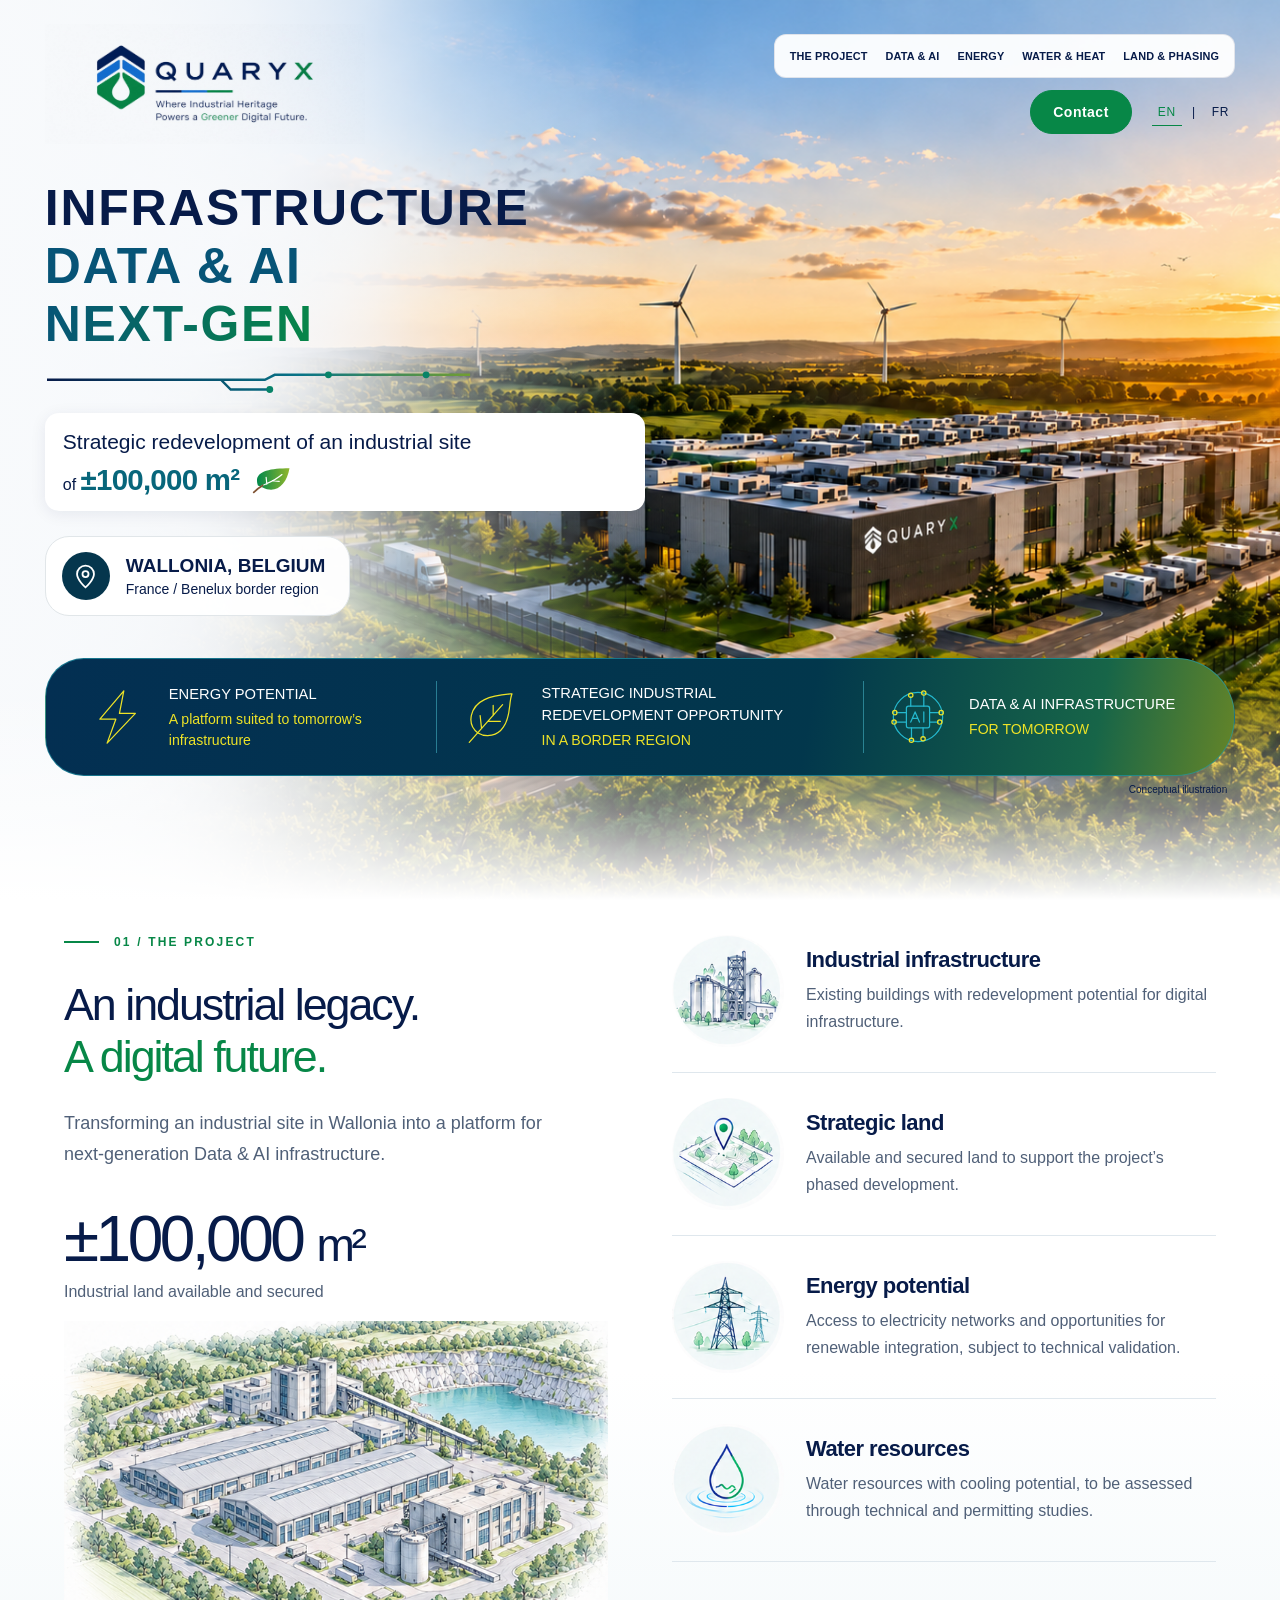
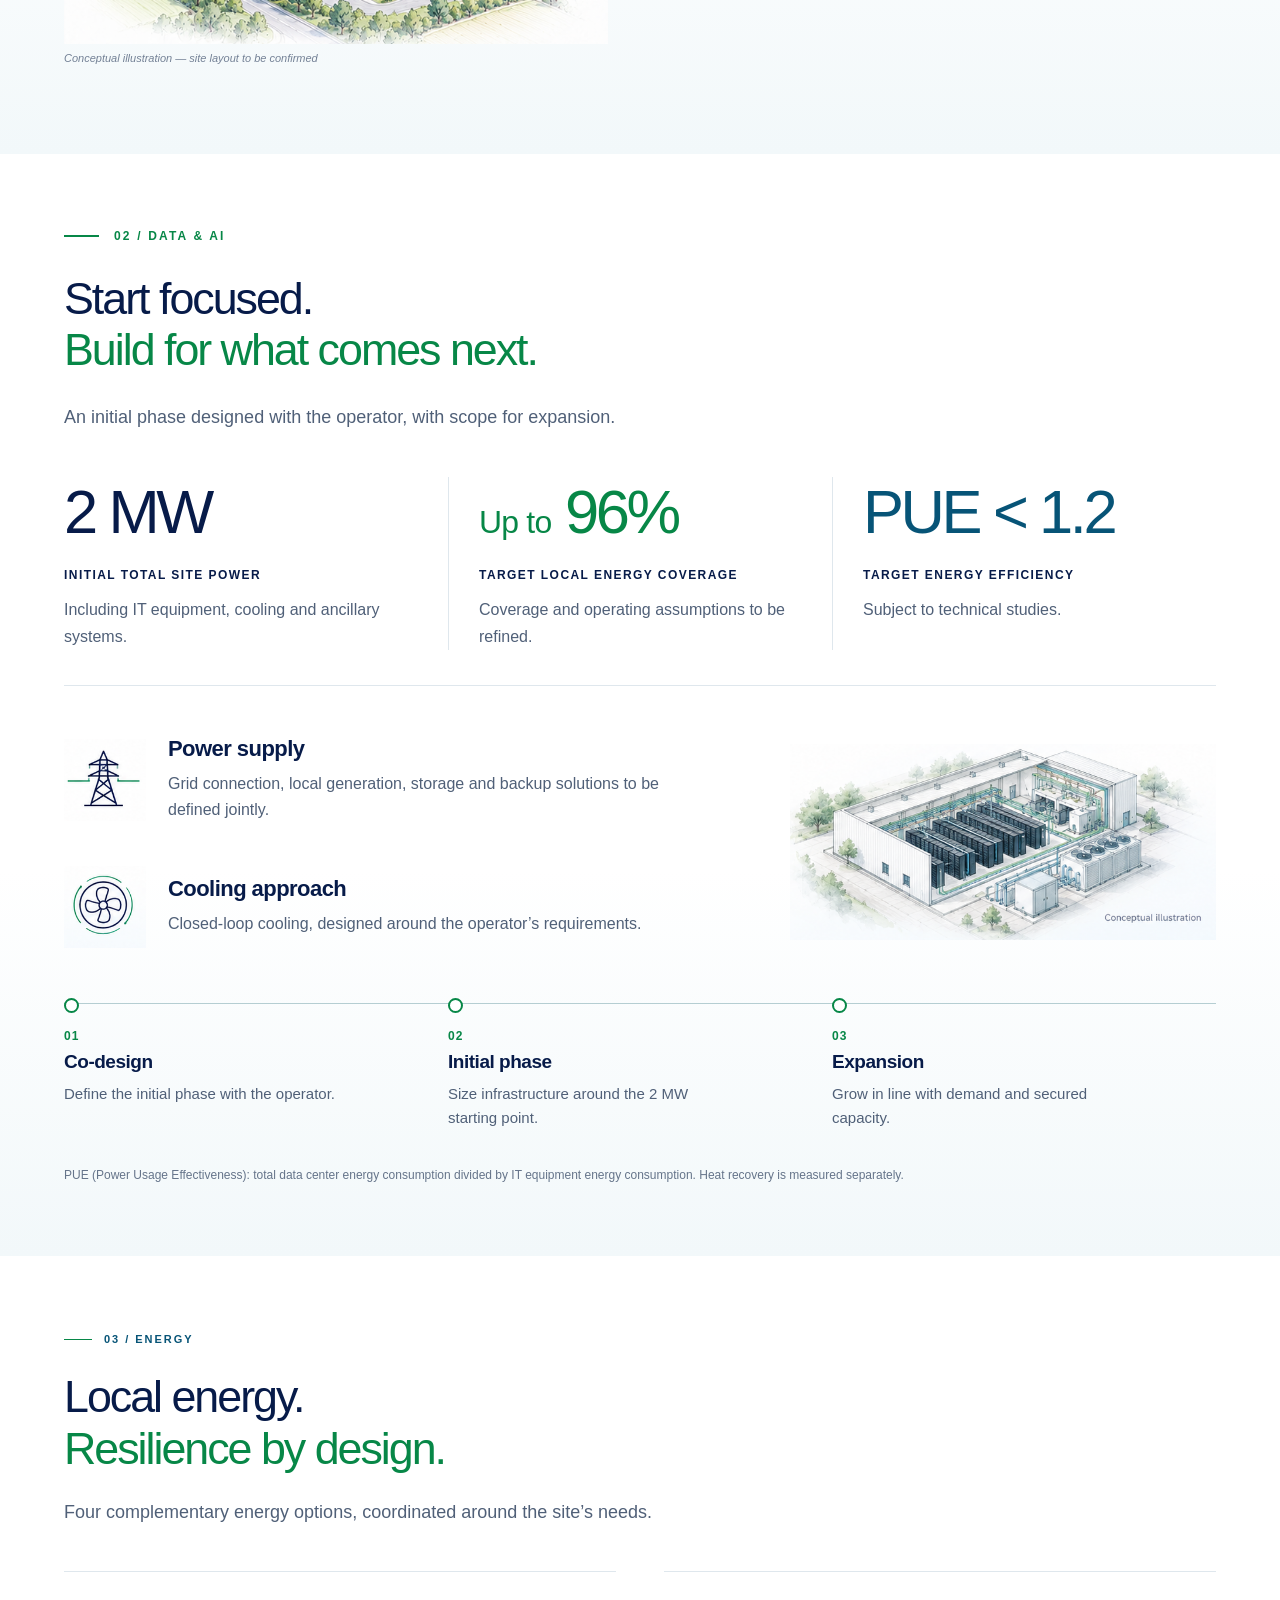
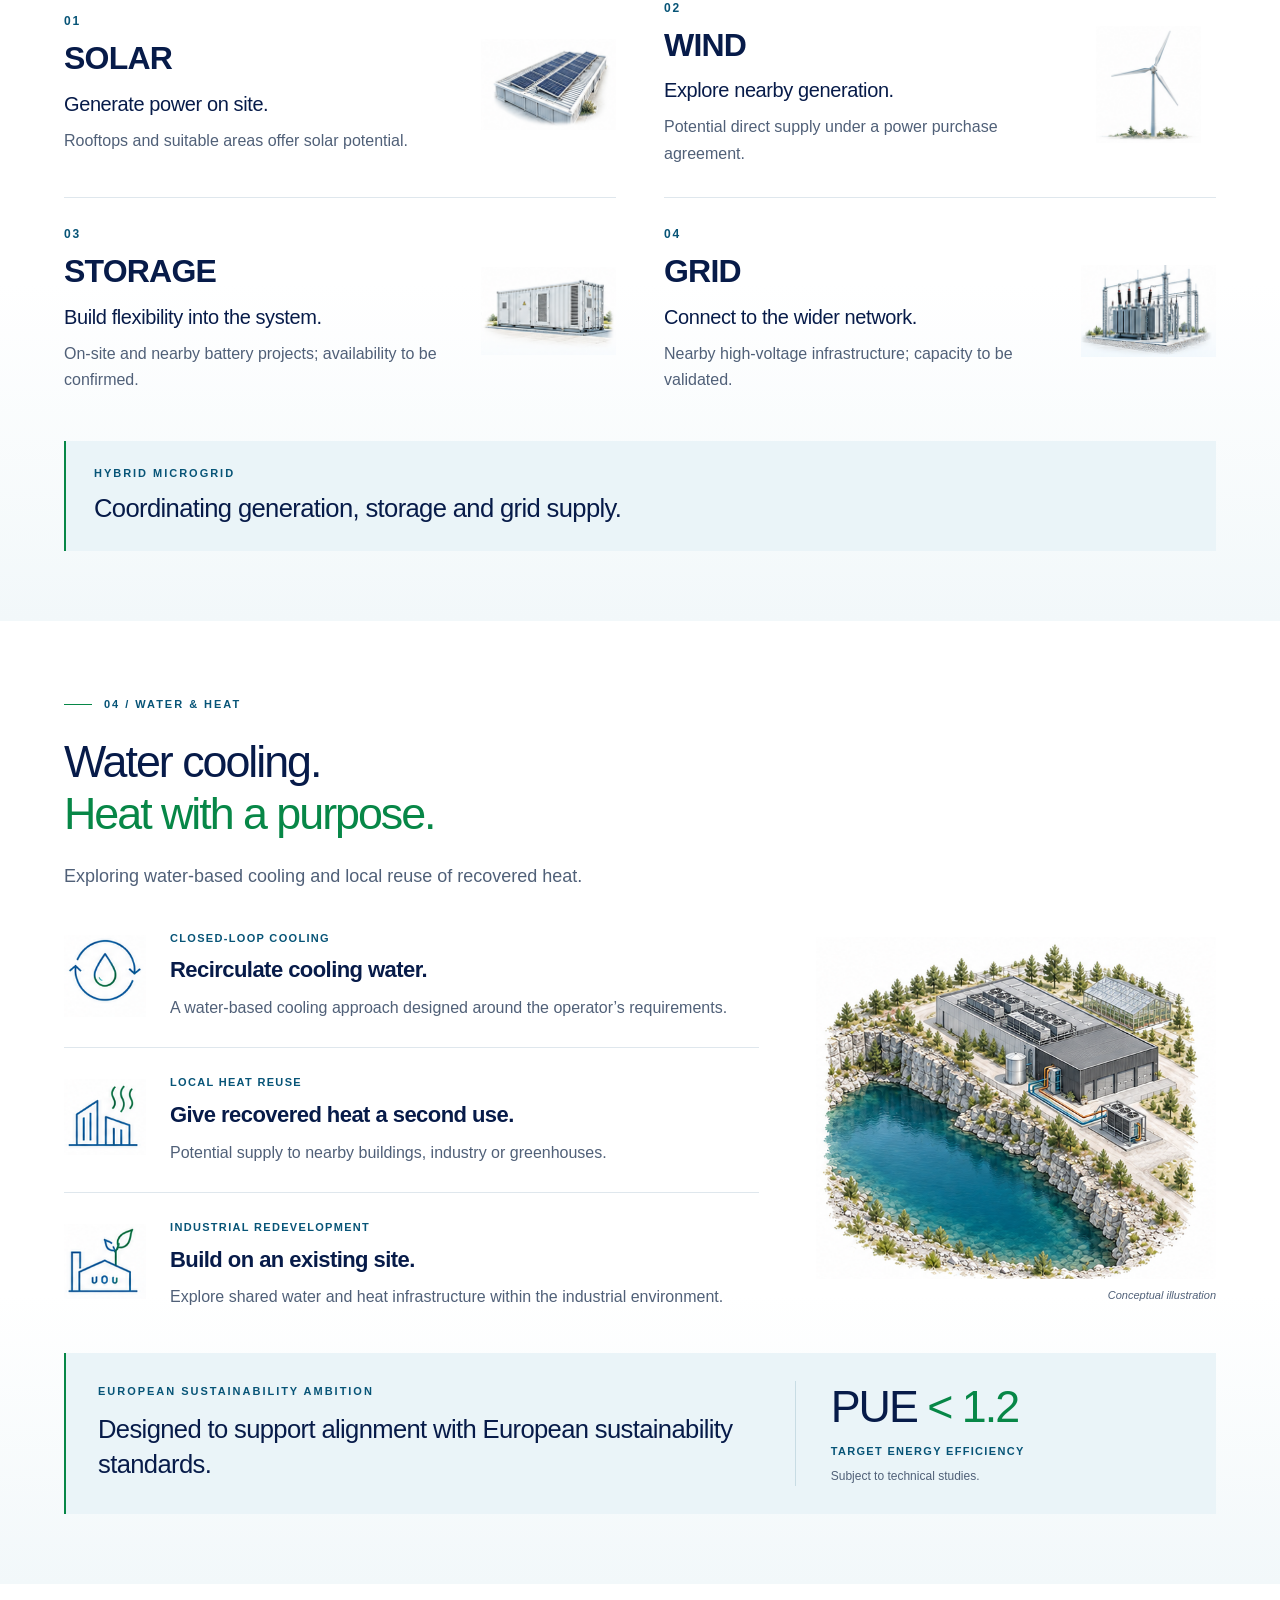
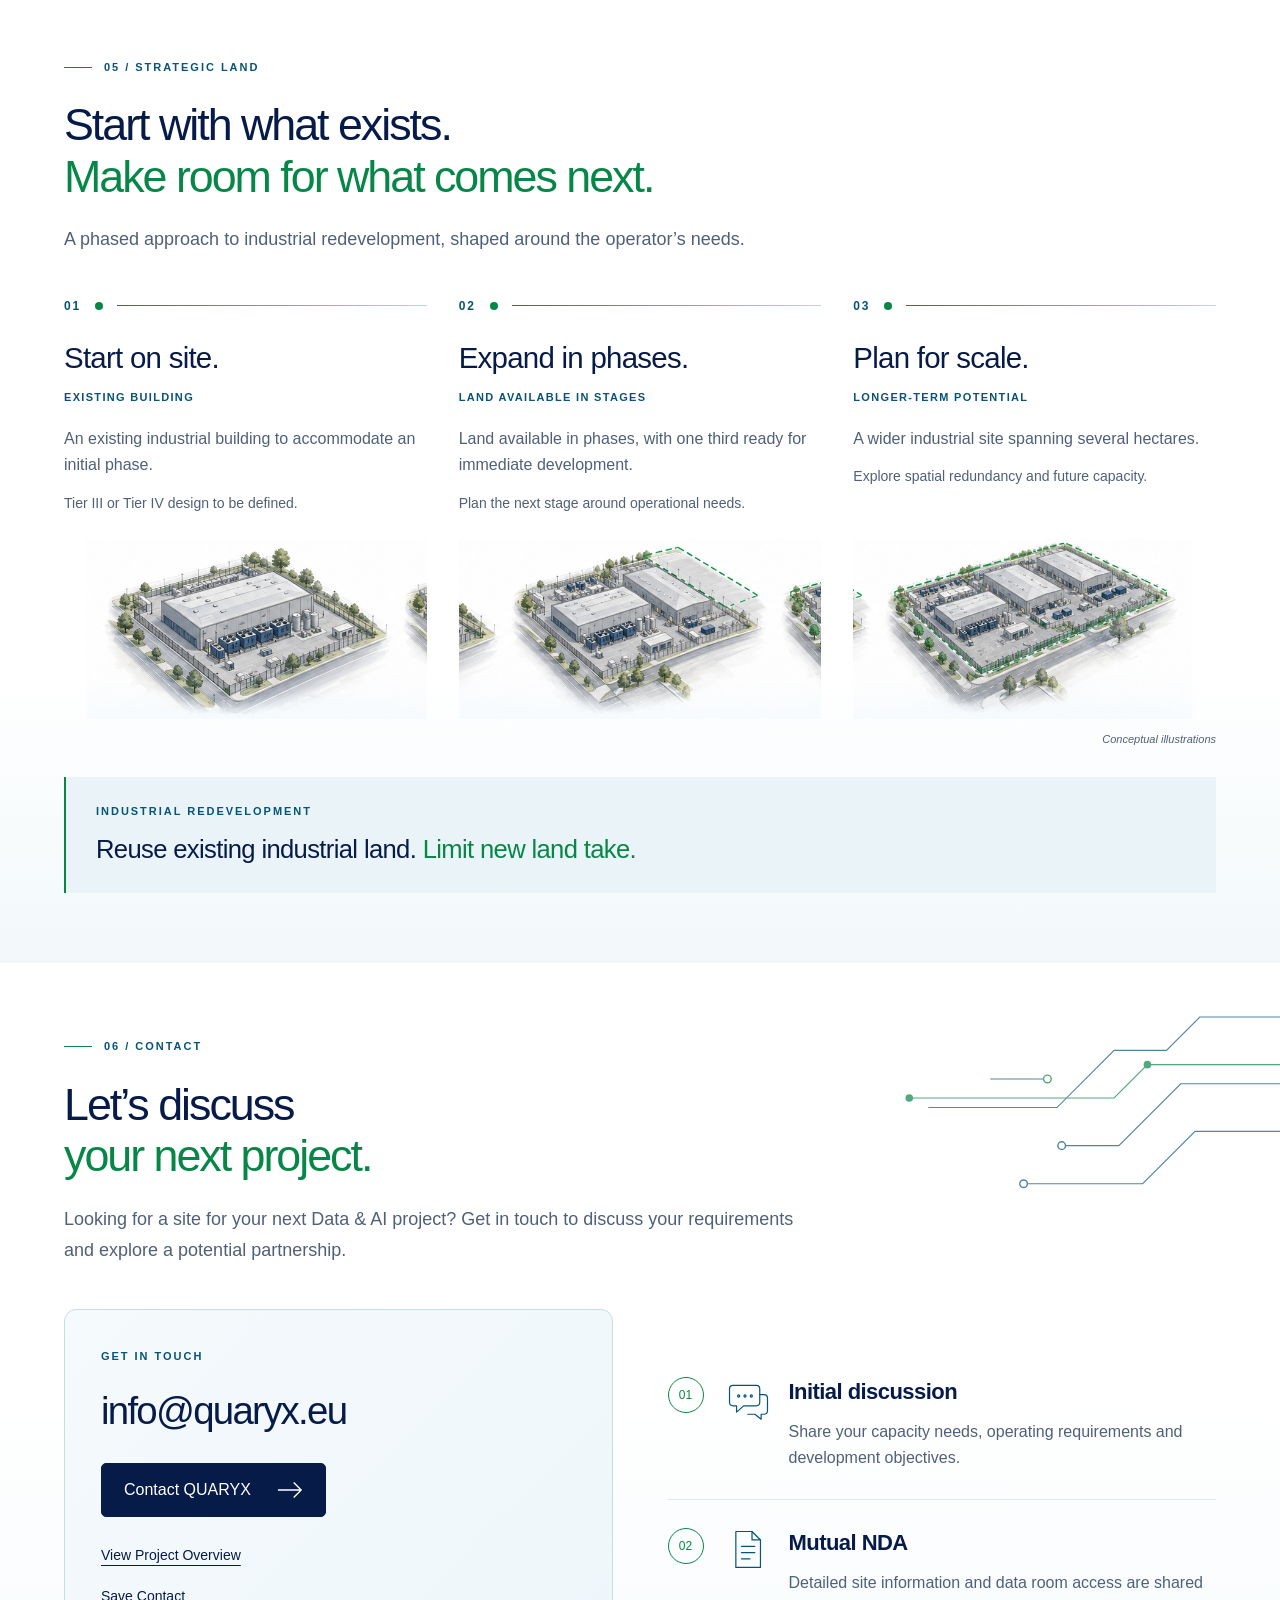
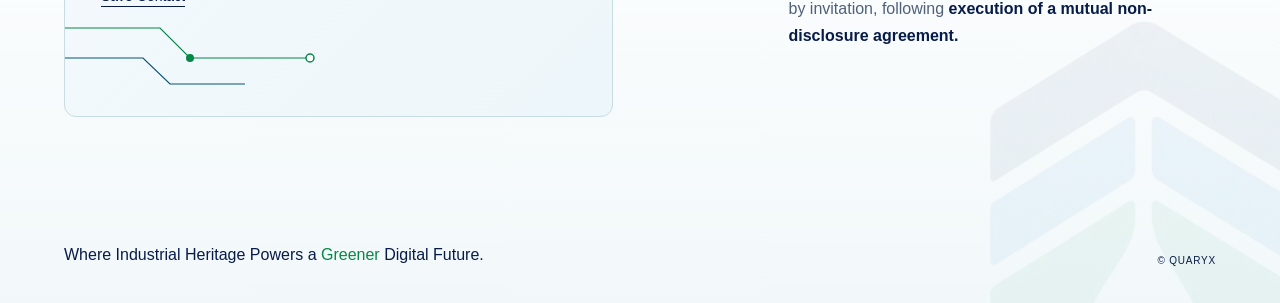
<file: index.html>
<!DOCTYPE html>
<html lang="en">
<head>
  <meta charset="UTF-8">
  <meta name="viewport" content="width=device-width, initial-scale=1">

  <title>QUARYX — Infrastructure, Data &amp; AI</title>
  <meta name="description"
        content="An industrial redevelopment opportunity in Wallonia, Belgium, for next-generation Data & AI infrastructure.">

  <link rel="stylesheet" href="style.css">
  <link rel="icon"
      type="image/jpeg"
      href="/images/quaryx-symbol.jpg">
<link rel="canonical" href="https://quaryx.eu/">
<link rel="alternate" hreflang="en" href="https://quaryx.eu/">
<link rel="alternate" hreflang="fr" href="https://quaryx.eu/fr.html">
<link rel="alternate" hreflang="x-default" href="https://quaryx.eu/">

<style>
.header-navigation{display:flex;flex-direction:column;align-items:flex-end;gap:10px;min-width:0;max-width:100%;}
.language-switch{display:flex;align-items:center;gap:10px;font:500 12px/1.5 "Avenir Next",Avenir,Arial,sans-serif;letter-spacing:.06em;}
.language-switch a{color:#071b49;text-decoration:none;padding:4px 6px;}
.language-switch a[aria-current="page"]{color:#078747;border-bottom:1px solid #078747;}
.language-switch a:focus-visible{outline:2px solid #078747;outline-offset:3px;}
html[lang="fr"] .intro-description{white-space:normal;}
html[lang="fr"] #hero-title{font-size:clamp(26px,4.1vw,66px);overflow-wrap:normal;}
html[lang="fr"] .phase-value{font-size:clamp(30px,4.3vw,68px);}
html[lang="fr"] .header nav a{letter-spacing:.025em;}
.contact-card .contact-resources{display:flex!important;flex-direction:column!important;align-items:flex-start;gap:12px;margin-top:24px;position:relative;z-index:1;}
.contact-card .contact-resources>a{display:block!important;width:fit-content;padding:4px 0;color:#071b49;font-family:inherit;font-size:14px;line-height:1.5;text-decoration:underline;text-underline-offset:5px;}
.contact-card .contact-resources>a::before,.contact-card .contact-resources>a::after{content:none!important;}
.contact-card .contact-resources>a:hover{color:#078747;}
@media(max-width:700px){.header-navigation{width:100%;}.language-switch{align-self:flex-end;}html[lang="fr"] #hero-title{font-size:clamp(25px,6.5vw,44px);}}

/* Menu et bouton Contact */
.header .header-navigation {
  display: grid;
  grid-template-columns: minmax(0, 1fr) auto;
  align-items: center;
  gap: 10px 16px;
  min-width: 0;
  max-width: 100%;
}

.header .header-navigation > nav {
  grid-column: 1;
  grid-row: 1;
  min-width: 0;
  max-width: 100%;
}

.header .header-actions {
  display: contents;
}

.header .header-contact {
  grid-column: 2;
  grid-row: 1;
  display: inline-flex;
  align-items: center;
  justify-content: center;
  gap: 12px;
  min-height: 44px;
  box-sizing: border-box;
  padding: 12px 22px;
  border: 1px solid #078747;
  border-radius: 999px;
  background: #078747;
  color: #ffffff;
  font-family: "Avenir Next", Avenir, Arial, sans-serif;
  font-size: 14px;
  font-weight: 600;
  line-height: 1.2;
  letter-spacing: .035em;
  text-decoration: none;
  white-space: nowrap;
}

.header .header-contact:hover {
  background: #066d3a;
  border-color: #066d3a;
}

.header .header-contact:focus-visible {
  outline: 2px solid #071b49;
  outline-offset: 4px;
}

.header .header-actions .language-switch {
  grid-column: 1 / -1;
  grid-row: 2;
  justify-self: end;
}

/* Téléphones et tablettes */
@media (max-width: 1100px) {
  .hero .header {
    display: flex;
    flex-direction: column;
    align-items: stretch;
  }

  .hero .header .brand {
    align-self: flex-start;
  }

  .header .header-navigation {
    display: flex;
    flex-direction: column;
    align-items: stretch;
    width: 100%;
    gap: 12px;
  }

  .header .header-navigation > nav {
    display: flex;
    flex-wrap: nowrap;
    justify-content: flex-start;
    width: 100%;
    box-sizing: border-box;
    overflow-x: auto;
    -webkit-overflow-scrolling: touch;
  }

  .header .header-navigation > nav > a {
    flex: 0 0 auto;
    white-space: nowrap;
  }

  .header .header-actions {
    display: flex;
    align-items: center;
    justify-content: space-between;
    gap: 16px;
    width: 100%;
  }

  .header .header-actions .language-switch {
    align-self: auto;
    flex-shrink: 0;
  }
}
/* Bulles ajustées à leur contenu */
.header .header-navigation > nav {
  width: max-content;
  max-width: 100%;
  justify-self: start;
  align-self: flex-start;
  box-sizing: border-box;
}

.header .header-contact {
  width: max-content;
  justify-self: start;
  flex: 0 0 auto;
}

/* Conserver le défilement du menu sur petit écran */
@media (max-width: 1100px) {
  .header .header-navigation > nav {
    width: max-content;
    max-width: 100%;
    overflow-x: auto;
  }
}

/* Contact et langues réunis à droite sous le menu */
.header .header-navigation {
  display: flex;
  flex-direction: column;
  align-items: flex-end;
  gap: 12px;
}

.header .header-navigation > nav {
  align-self: flex-end;
}

.header .header-actions {
  display: flex;
  align-items: center;
  justify-content: flex-end;
  gap: 20px;
  width: auto;
  max-width: 100%;
}

.header .header-actions .language-switch {
  align-self: center;
}

</style>
</head>

<body>
<main>

  <!-- ACCUEIL -->
  <section class="hero" id="home" aria-labelledby="hero-title">

    <header class="header">
      <a class="brand" href="#home" aria-label="QUARYX home">
        <img src="images/quaryx-logo.png"
             alt="QUARYX — Where Industrial Heritage Powers a Greener Digital Future.">
      </a>

      <div class="header-navigation">

  <nav aria-label="Main navigation">
    <a href="#project">The Project</a>
    <a href="#data-ai">Data &amp; AI</a>
    <a href="#energy">Energy</a>
    <a href="#water-heat">Water &amp; Heat</a>
    <a href="#strategic-land">Land &amp; Phasing</a>
  </nav>

  <div class="header-actions">
    <a class="header-contact" href="#contact">
      Contact
    </a>

    <div class="language-switch"
         role="group"
         aria-label="Choose language">
      <a href="index.html"
         lang="en"
         hreflang="en"
         aria-current="page">EN</a>

      <span aria-hidden="true">|</span>

      <a href="fr.html"
         lang="fr"
         hreflang="fr">FR</a>
    </div>
  </div>

</div>
    </header>

    <div class="hero-content">
      <h1 id="hero-title">
        <span>Infrastructure</span>
        <span class="blue">Data &amp; AI</span>
        <span class="gradient">Next-gen</span>
      </h1>

      <svg class="circuit" viewBox="0 0 440 28"
           fill="none" aria-hidden="true">
        <defs>
          <linearGradient id="circuit-color">
            <stop stop-color="#071b49"/>
            <stop offset=".6" stop-color="#087487"/>
            <stop offset="1" stop-color="#729e31"/>
          </linearGradient>
        </defs>
        <path d="M2 12H180L190 22H230M180 12H225L235 7H435"
              stroke="url(#circuit-color)" stroke-width="2.5"/>
        <g fill="#078368">
          <circle cx="230" cy="22" r="3.5"/>
          <circle cx="290" cy="7" r="3.5"/>
          <circle cx="390" cy="7" r="3.5"/>
        </g>
      </svg>

      <div class="intro">
        <p class="intro-description">
          Strategic redevelopment of an industrial site
        </p>

        <div class="intro-area">
          <span>of <strong>±100,000 m²</strong></span>

          <svg class="area-leaf" viewBox="0 0 64 44"
               aria-hidden="true">
            <defs>
              <linearGradient id="leaf-color">
                <stop stop-color="#00884b"/>
                <stop offset="1" stop-color="#91b62c"/>
              </linearGradient>
            </defs>
            <path d="M10 30C3 10 25 5 56 5C52 29 36 43 17 33Z"
                  fill="url(#leaf-color)"/>
            <path d="M15 31C25 26 35 23 45 14M23 28l-1-10M31 23l10 1"
                  fill="none" stroke="white" stroke-width="1.7"
                  stroke-linecap="round"/>
            <path d="M4 40Q10 34 17 30" fill="none"
                  stroke="#805333" stroke-width="2.5"
                  stroke-linecap="round"/>
          </svg>
        </div>
      </div>

      <div class="location" id="location">
        <span class="location-icon" aria-hidden="true">
          <svg viewBox="0 0 24 24">
            <path d="M19 10c0 5-7 11-7 11S5 15 5 10a7 7 0 1 1 14 0Z"/>
            <circle cx="12" cy="10" r="2.5"/>
          </svg>
        </span>
        <div>
          <strong>Wallonia, Belgium</strong>
          <span>France / Benelux border region</span>
        </div>
      </div>
    </div>

    <div class="pillars">
      <article>
        <svg viewBox="0 0 80 80" aria-hidden="true">
          <path d="M48 4 15 43h22L25 76 64 35H42Z"/>
        </svg>
        <div>
          <h2>Energy potential</h2>
          <p>A platform suited to tomorrow’s infrastructure</p>
        </div>
      </article>

      <article>
        <svg viewBox="0 0 80 80" aria-hidden="true">
          <path d="M22 62C5 49 12 25 31 16C43 10 58 9 69 8
                   C64 20 68 39 57 54C49 66 34 69 22 62Z"/>
          <path d="M10 75 56 23M27 56 25 38M36 46h17M43 38V24"/>
        </svg>
        <div>
          <h2>Strategic industrial redevelopment opportunity</h2>
          <p>IN A BORDER REGION</p>
        </div>
      </article>

      <article>
        <svg class="ai-symbol" viewBox="0 0 80 80"
             aria-hidden="true">
          <circle cx="40" cy="40" r="34"/>
          <rect x="24" y="25" width="32" height="30" rx="3"/>
          <path d="M30 47 36 33 42 47M32 42h8M48 33v14
                   M30 25V12M48 25V9M56 34h14M56 47h12
                   M31 55v15M47 55v13M24 34H10M24 47H9"/>
          <g stroke="#eee327">
            <circle cx="30" cy="10" r="3"/>
            <circle cx="48" cy="7" r="3"/>
            <circle cx="72" cy="34" r="3"/>
            <circle cx="70" cy="47" r="3"/>
            <circle cx="31" cy="72" r="3"/>
            <circle cx="47" cy="70" r="3"/>
            <circle cx="8" cy="34" r="3"/>
            <circle cx="7" cy="47" r="3"/>
          </g>
        </svg>
        <div>
          <h2>Data &amp; AI infrastructure</h2>
          <p>FOR TOMORROW</p>
        </div>
      </article>
    </div>

    <p class="image-note">Conceptual illustration</p>
  </section>


  <!-- THE PROJECT -->
  <section id="project" class="project-section"
           aria-labelledby="project-title">

    <div class="project-layout">
      <div class="project-summary">
        <p class="eyebrow">01 / The Project</p>

        <h2 id="project-title">
          An industrial legacy.<br>
          <span>A digital future.</span>
        </h2>

        <p class="project-description">
          Transforming an industrial site in Wallonia into a platform
          for next-generation Data &amp; AI infrastructure.
        </p>

        <div class="project-figure">
          <strong>±100,000 <span>m²</span></strong>
          <p>Industrial land available and secured</p>
        </div>

        <!-- Recadrage du dessin détaillé de la maquette -->
        <figure class="project-art">
          <svg viewBox="0 695 725 430"
               role="img"
               aria-label="Conceptual industrial campus with halls, silos and a water-filled quarry">
            <image href="images/quaryx-project-assets.png"
                   width="1347" height="1167"
                   preserveAspectRatio="none"/>
          </svg>
          <figcaption>
            Conceptual illustration — site layout to be confirmed
          </figcaption>
        </figure>
      </div>

      <div class="project-benefits">

        <article class="project-benefit">
          <svg class="detail-icon" viewBox="730 320 165 165"
               aria-hidden="true">
            <image href="images/quaryx-project-assets.png"
                   width="1347" height="1167"
                   preserveAspectRatio="none"/>
          </svg>
          <div>
            <h3>Industrial infrastructure</h3>
            <p>Existing buildings with redevelopment potential
               for digital infrastructure.</p>
          </div>
        </article>

        <article class="project-benefit">
          <svg class="detail-icon" viewBox="730 515 165 165"
               aria-hidden="true">
            <image href="images/quaryx-project-assets.png"
                   width="1347" height="1167"
                   preserveAspectRatio="none"/>
          </svg>
          <div>
            <h3>Strategic land</h3>
            <p>Available and secured land to support
               the project’s phased development.</p>
          </div>
        </article>

        <article class="project-benefit">
          <svg class="detail-icon" viewBox="730 705 165 165"
               aria-hidden="true">
            <image href="images/quaryx-project-assets.png"
                   width="1347" height="1167"
                   preserveAspectRatio="none"/>
          </svg>
          <div>
            <h3>Energy potential</h3>
            <p>Access to electricity networks and opportunities
               for renewable integration, subject to technical validation.</p>
          </div>
        </article>

        <article class="project-benefit">
          <svg class="detail-icon" viewBox="730 895 165 165"
               aria-hidden="true">
            <image href="images/quaryx-project-assets.png"
                   width="1347" height="1167"
                   preserveAspectRatio="none"/>
          </svg>
          <div>
            <h3>Water resources</h3>
            <p>Water resources with cooling potential,
               to be assessed through technical and permitting studies.</p>
          </div>
        </article>


      </div>
    </div>
  </section>

  <!-- DATA & AI — INITIAL 2 MW PHASE -->
<section id="data-ai"
         class="phase-section"
         aria-labelledby="phase-title">

  <div class="phase-container">

    <header class="phase-heading">
      <p class="eyebrow">02 / Data &amp; AI</p>

      <h2 id="phase-title">
        Start focused.<br>
        <span>Build for what comes next.</span>
      </h2>

      <p class="phase-introduction">
        An initial phase designed with the operator,
        with scope for expansion.
      </p>
    </header>

    <!-- CHIFFRES CLÉS -->
    <div class="phase-metrics">

      <article class="phase-metric">
        <strong class="phase-value">2 MW</strong>
        <h3>Initial total site power</h3>
        <p>
          Including IT equipment, cooling
          and ancillary systems.
        </p>
      </article>

      <article class="phase-metric">
        <strong class="phase-value phase-value-green">
          <span class="phase-up-to">Up to</span> 96%
        </strong>
        <h3>Target local energy coverage</h3>
        <p>
          Coverage and operating assumptions
          to be refined.
        </p>
      </article>

      <article class="phase-metric">
        <strong class="phase-value phase-value-blue">
          PUE &lt; 1.2
        </strong>
        <h3>Target energy efficiency</h3>
        <p>Subject to technical studies.</p>
      </article>

    </div>

    <!-- EXPLICATIONS ET ILLUSTRATION -->
    <div class="phase-details">

      <div class="phase-features">

        <article class="phase-feature">
          <svg class="phase-icon"
               viewBox="65 605 140 130"
               aria-hidden="true">
            <image
              href="images/quaryx-phase-assets.png"
              width="1464"
              height="1074"
              preserveAspectRatio="none"/>
          </svg>

          <div>
            <h3>Power supply</h3>
            <p>
              Grid connection, local generation, storage
              and backup solutions to be defined jointly.
            </p>
          </div>
        </article>

        <article class="phase-feature">
          <svg class="phase-icon"
               viewBox="65 755 140 135"
               aria-hidden="true">
            <image
              href="images/quaryx-phase-assets.png"
              width="1464"
              height="1074"
              preserveAspectRatio="none"/>
          </svg>

          <div>
            <h3>Cooling approach</h3>
            <p>
              Closed-loop cooling, designed around
              the operator’s requirements.
            </p>
          </div>
        </article>

      </div>

      <figure class="phase-art">
        <svg viewBox="790 590 650 300"
             role="img"
             aria-label="Conceptual cutaway illustration of an industrial hall adapted for data center use">
          <image
            href="images/quaryx-phase-assets.png"
            width="1464"
            height="1074"
            preserveAspectRatio="none"/>
        </svg>

        
      </figure>

    </div>

    <!-- PARCOURS DE DÉVELOPPEMENT -->
    <ol class="phase-journey">

      <li>
        <span class="phase-step-number">01</span>
        <h3>Co-design</h3>
        <p>
          Define the initial phase
          with the operator.
        </p>
      </li>

      <li>
        <span class="phase-step-number">02</span>
        <h3>Initial phase</h3>
        <p>
          Size infrastructure around
          the 2 MW starting point.
        </p>
      </li>

      <li>
        <span class="phase-step-number">03</span>
        <h3>Expansion</h3>
        <p>
          Grow in line with demand
          and secured capacity.
        </p>
      </li>

    </ol>

    <p class="phase-footnote">
      PUE (Power Usage Effectiveness): total data center
      energy consumption divided by IT equipment energy consumption.
      Heat recovery is measured separately.
    </p>

  </div>
</section>

<!-- ENERGY -->
<section id="energy"
         class="energy-section"
         aria-labelledby="energy-title">

  <div class="energy-container">

    <header class="energy-heading">
      <p class="eyebrow">03 / Energy</p>

      <h2 id="energy-title">
        Local energy.<br>
        <span>Resilience by design.</span>
      </h2>

      <p class="energy-introduction">
        Four complementary energy options, coordinated
        around the site’s needs.
      </p>
    </header>

    <div class="energy-grid">

      <!-- SOLAR -->
      <article class="energy-item">
        <div class="energy-copy">
          <span class="energy-number" aria-hidden="true">01</span>

          <h3>Solar</h3>

          <p class="energy-message">
            Generate power on site.
          </p>

          <p class="energy-description">
            Rooftops and suitable areas offer solar potential.
          </p>
        </div>

        <svg class="energy-art"
             viewBox="440 440 275 185"
             aria-hidden="true"
             focusable="false">
          <image href="images/quaryx-energy-assets.png"
                 width="1464"
                 height="1074"
                 preserveAspectRatio="none"/>
        </svg>
      </article>

      <!-- WIND -->
      <article class="energy-item">
        <div class="energy-copy">
          <span class="energy-number" aria-hidden="true">02</span>

          <h3>Wind</h3>

          <p class="energy-message">
            Explore nearby generation.
          </p>

          <p class="energy-description">
            Potential direct supply under a power purchase agreement.
          </p>
        </div>

        <svg class="energy-art energy-art-wind"
             viewBox="1180 380 220 245"
             aria-hidden="true"
             focusable="false">
          <image href="images/quaryx-energy-assets.png"
                 width="1464"
                 height="1074"
                 preserveAspectRatio="none"/>
        </svg>
      </article>

      <!-- STORAGE -->
      <article class="energy-item">
        <div class="energy-copy">
          <span class="energy-number" aria-hidden="true">03</span>

          <h3>Storage</h3>

          <p class="energy-message">
            Build flexibility into the system.
          </p>

          <p class="energy-description">
            On-site and nearby battery projects;
            availability to be confirmed.
          </p>
        </div>

        <svg class="energy-art"
             viewBox="440 700 275 180"
             aria-hidden="true"
             focusable="false">
          <image href="images/quaryx-energy-assets.png"
                 width="1464"
                 height="1074"
                 preserveAspectRatio="none"/>
        </svg>
      </article>

      <!-- GRID -->
      <article class="energy-item">
        <div class="energy-copy">
          <span class="energy-number" aria-hidden="true">04</span>

          <h3>Grid</h3>

          <p class="energy-message">
            Connect to the wider network.
          </p>

          <p class="energy-description">
            Nearby high-voltage infrastructure;
            capacity to be validated.
          </p>
        </div>

        <svg class="energy-art"
             viewBox="1135 690 280 190"
             aria-hidden="true"
             focusable="false">
          <image href="images/quaryx-energy-assets.png"
                 width="1464"
                 height="1074"
                 preserveAspectRatio="none"/>
        </svg>
      </article>

    </div>

    <aside class="energy-summary"
           aria-labelledby="energy-summary-title">
      <h3 id="energy-summary-title">Hybrid microgrid</h3>

      <p>
        Coordinating generation, storage and grid supply.
      </p>
    </aside>

  </div>
</section>

<!-- WATER & HEAT -->
<section id="water-heat"
         class="water-section"
         aria-labelledby="water-title">

  <div class="water-container">

    <header class="water-heading">
      <p class="eyebrow">04 / Water &amp; Heat</p>

      <h2 id="water-title">
        Water cooling.<br>
        <span>Heat with a purpose.</span>
      </h2>

      <p class="water-introduction">
        Exploring water-based cooling and local reuse
        of recovered heat.
      </p>
    </header>

    <div class="water-layout">

      <div class="water-features">

        <!-- CLOSED-LOOP COOLING -->
        <article class="water-feature">

          <svg class="water-icon"
               viewBox="55 350 125 125"
               aria-hidden="true"
               focusable="false">
            <image href="images/quaryx-water-assets.png"
                   width="1465"
                   height="1074"
                   preserveAspectRatio="none"/>
          </svg>

          <div class="water-copy">
            <p class="water-label">Closed-loop cooling</p>

            <h3>Recirculate cooling water.</h3>

            <p class="water-description">
              A water-based cooling approach designed
              around the operator’s requirements.
            </p>
          </div>

        </article>

        <!-- LOCAL HEAT REUSE -->
        <article class="water-feature">

          <svg class="water-icon"
               viewBox="55 535 125 115"
               aria-hidden="true"
               focusable="false">
            <image href="images/quaryx-water-assets.png"
                   width="1465"
                   height="1074"
                   preserveAspectRatio="none"/>
          </svg>

          <div class="water-copy">
            <p class="water-label">Local heat reuse</p>

            <h3>Give recovered heat a second use.</h3>

            <p class="water-description">
              Potential supply to nearby buildings,
              industry or greenhouses.
            </p>
          </div>

        </article>

        <!-- INDUSTRIAL REDEVELOPMENT -->
        <article class="water-feature">

          <svg class="water-icon"
               viewBox="55 720 125 115"
               aria-hidden="true"
               focusable="false">
            <image href="images/quaryx-water-assets.png"
                   width="1465"
                   height="1074"
                   preserveAspectRatio="none"/>
          </svg>

          <div class="water-copy">
            <p class="water-label">Industrial redevelopment</p>

            <h3>Build on an existing site.</h3>

            <p class="water-description">
              Explore shared water and heat infrastructure
              within the industrial environment.
            </p>
          </div>

        </article>

      </div>

      <!-- LAKE AND INDUSTRIAL BUILDING -->
      <figure class="water-illustration">

        <svg viewBox="870 250 595 510"
             role="img"
             aria-labelledby="water-art-title">
          <title id="water-art-title">
            Conceptual illustration of an industrial building
            beside a quarry lake, with cooling equipment and
            potential heat reuse.
          </title>

          <image href="images/quaryx-water-assets.png"
                 width="1465"
                 height="1074"
                 preserveAspectRatio="none"/>
        </svg>

        <figcaption>Conceptual illustration</figcaption>

      </figure>

    </div>

    <!-- SUSTAINABILITY AMBITION -->
    <aside class="water-ambition"
           aria-labelledby="water-ambition-title">

      <div class="water-ambition-copy">
        <h3 id="water-ambition-title">
          European sustainability ambition
        </h3>

        <p>
          Designed to support alignment with
          European sustainability standards.
        </p>
      </div>

      <div class="water-efficiency">
        <p class="water-pue">
          PUE <span>&lt; 1.2</span>
        </p>

        <p class="water-efficiency-label">
          Target energy efficiency
        </p>

        <p class="water-efficiency-note">
          Subject to technical studies.
        </p>
      </div>

    </aside>

  </div>
</section>

<!-- STRATEGIC LAND -->
<section id="strategic-land"
         class="land-section"
         aria-labelledby="land-title">

  <div class="land-container">

    <header class="land-heading">
      <p class="eyebrow">05 / Strategic land</p>

      <h2 id="land-title">
        Start with what exists.<br>
        <span>Make room for what comes next.</span>
      </h2>

      <p class="land-introduction">
        A phased approach to industrial redevelopment,
        shaped around the operator’s needs.
      </p>
    </header>

    <ol class="land-stages">

      <!-- STAGE 1 -->
      <li class="land-stage">

        <div class="land-stage-marker" aria-hidden="true">
          <span>01</span>
        </div>

        <h3>Start on site.</h3>

        <p class="land-stage-label">
          Existing building
        </p>

        <p class="land-description">
          An existing industrial building to accommodate
          an initial phase.
        </p>

        <p class="land-detail">
          Tier III or Tier IV design to be defined.
        </p>

        <svg class="land-art"
             viewBox="20 575 480 295"
             aria-hidden="true"
             focusable="false">
          <image href="images/quaryx-land-assets.png"
                 width="1464"
                 height="1074"
                 preserveAspectRatio="none"/>
        </svg>

      </li>

      <!-- STAGE 2 -->
      <li class="land-stage">

        <div class="land-stage-marker" aria-hidden="true">
          <span>02</span>
        </div>

        <h3>Expand in phases.</h3>

        <p class="land-stage-label">
          Land available in stages
        </p>

        <p class="land-description">
          Land available in phases, with one third
          ready for immediate development.
        </p>

        <p class="land-detail">
          Plan the next stage around operational needs.
        </p>

        <svg class="land-art"
             viewBox="510 575 440 295"
             aria-hidden="true"
             focusable="false">
          <image href="images/quaryx-land-assets.png"
                 width="1464"
                 height="1074"
                 preserveAspectRatio="none"/>
        </svg>

      </li>

      <!-- STAGE 3 -->
      <li class="land-stage">

        <div class="land-stage-marker" aria-hidden="true">
          <span>03</span>
        </div>

        <h3>Plan for scale.</h3>

        <p class="land-stage-label">
          Longer-term potential
        </p>

        <p class="land-description">
          A wider industrial site spanning
          several hectares.
        </p>

        <p class="land-detail">
          Explore spatial redundancy and future capacity.
        </p>

        <svg class="land-art"
             viewBox="960 575 490 295"
             aria-hidden="true"
             focusable="false">
          <image href="images/quaryx-land-assets.png"
                 width="1464"
                 height="1074"
                 preserveAspectRatio="none"/>
        </svg>

      </li>

    </ol>

    <p class="land-caption">Conceptual illustrations</p>

    <aside class="land-summary"
           aria-labelledby="land-summary-title">

      <h3 id="land-summary-title">
        Industrial redevelopment
      </h3>

      <p>
        Reuse existing industrial land.
        <span>Limit new land take.</span>
      </p>

    </aside>

  </div>
</section>

<!-- CONTACT -->
<section id="contact"
         class="contact-section"
         aria-labelledby="contact-title">

  <!-- Decorative circuits: top right -->
  <svg class="contact-top-circuit"
       viewBox="0 0 430 210"
       fill="none"
       aria-hidden="true"
       focusable="false">
    <g stroke="#075477" stroke-width="1.2">
      <path d="M430 20H320L285 55H230L170 115H35"/>
      <path d="M430 90H300L235 155H175"/>
      <path d="M430 140H315L260 195H135"/>
      <path d="M100 85H160"/>
    </g>

    <path d="M430 70H265L230 105H15"
          stroke="#078747"
          stroke-width="1.2"/>

    <g fill="#078747">
      <circle cx="15" cy="105" r="4"/>
      <circle cx="265" cy="70" r="4"/>
    </g>

    <g fill="#ffffff" stroke-width="1.5">
      <circle cx="160" cy="85" r="4" stroke="#078747"/>
      <circle cx="175" cy="155" r="4" stroke="#075477"/>
      <circle cx="135" cy="195" r="4" stroke="#075477"/>
    </g>
  </svg>

  <!-- Original QUARYX symbol -->
  <img class="contact-watermark"
       src="images/quaryx-symbol.jpg"
       alt=""
       aria-hidden="true">

  <div class="contact-container">

    <header class="contact-heading">
      <p class="eyebrow">06 / Contact</p>

      <h2 id="contact-title">
        Let’s discuss<br>
        <span>your next project.</span>
      </h2>

      <p class="contact-introduction">
        Looking for a site for your next Data &amp; AI project?
        Get in touch to discuss your requirements and
        explore a potential partnership.
      </p>
    </header>

    <div class="contact-layout">

      <!-- Email contact card -->
      <div class="contact-card">
        <p class="contact-card-label">Get in touch</p>

        <a class="contact-email"
           href="mailto:info@quaryx.eu">
          info@quaryx.eu
        </a>

        <a class="contact-button"
           href="mailto:info@quaryx.eu?subject=QUARYX%20Project%20Enquiry">
          <span>Contact QUARYX</span>

          <svg viewBox="0 0 28 20"
               fill="none"
               aria-hidden="true"
               focusable="false">
            <path d="M1 10H26M18 2L26 10L18 18"
                  stroke="currentColor"
                  stroke-width="1.5"/>
          </svg>
        </a>
<div class="contact-resources">
  <a href="documents/quaryx-project-overview.pdf"
     target="_blank"
     rel="noopener">
    View Project Overview 
  </a>

  <a href="quaryx-contact.vcf"
     download="Laure-Cabay-QUARYX.vcf">
    Save Contact 
  </a>
</div>
        <svg class="contact-card-circuit"
             viewBox="0 0 300 75"
             fill="none"
             aria-hidden="true"
             focusable="false">
          <path d="M0 12H95L125 42H245"
                stroke="#078747"
                stroke-width="1.2"/>

          <path d="M0 42H78L105 68H180"
                stroke="#075477"
                stroke-width="1.2"/>

          <circle cx="125"
                  cy="42"
                  r="4"
                  fill="#078747"/>

          <circle cx="245"
                  cy="42"
                  r="4"
                  fill="#ffffff"
                  stroke="#078747"
                  stroke-width="1.5"/>
        </svg>
      </div>

      <!-- Contact process -->
      <ol class="contact-steps">

        <li class="contact-step">
          <span class="contact-step-number"
                aria-hidden="true">01</span>

          <svg class="contact-step-icon"
               viewBox="0 0 64 64"
               fill="none"
               aria-hidden="true"
               focusable="false">
            <path d="M10 12H43A5 5 0 0 1 48 17V36
                     A5 5 0 0 1 43 41H25L15 50V41H10
                     A5 5 0 0 1 5 36V17A5 5 0 0 1 10 12Z"/>
            <path d="M48 25H54A5 5 0 0 1 59 30V48
                     A5 5 0 0 1 54 53H50V60L41 53H31"/>
            <circle cx="18" cy="27" r="1.5"/>
            <circle cx="27" cy="27" r="1.5"/>
            <circle cx="36" cy="27" r="1.5"/>
          </svg>

          <div>
            <h3>Initial discussion</h3>

            <p>
              Share your capacity needs, operating requirements
              and development objectives.
            </p>
          </div>
        </li>

        <li class="contact-step">
          <span class="contact-step-number"
                aria-hidden="true">02</span>

          <svg class="contact-step-icon"
               viewBox="0 0 64 64"
               fill="none"
               aria-hidden="true"
               focusable="false">
            <path d="M14 5H37L49 17V56H14Z"/>
            <path d="M37 5V17H49"/>
            <path d="M22 26H41M22 35H41M22 44H34"/>
          </svg>

          <div>
            <h3>Mutual NDA</h3>

            <p>
              Detailed site information and data room access
              are shared by invitation, following
              <strong>
                execution of a mutual non-disclosure agreement.
              </strong>
            </p>
          </div>
        </li>

      </ol>

    </div>

    <footer class="contact-footer">
      <p class="contact-signature">
        Where Industrial Heritage Powers a
        <span>Greener</span> Digital Future.
      </p>

      <small class="contact-copyright">© QUARYX</small>
    </footer>

  </div>
</section>

</main>

<script>
(() => {
  const reduceMotion = window.matchMedia(
    "(prefers-reduced-motion: reduce)"
  ).matches;

  if (reduceMotion || !("IntersectionObserver" in window)) return;

  const observer = new IntersectionObserver((entries) => {
    entries.forEach((entry) => {
      if (entry.isIntersecting) {
        entry.target.classList.add("is-visible");
        observer.unobserve(entry.target);
      }
    });
  }, { threshold: 0.12 });

  document.querySelectorAll(".project-benefit").forEach((item) => {
    item.classList.add("reveal");
    observer.observe(item);
  });
})();
</script>
</body>
</html>
</file>
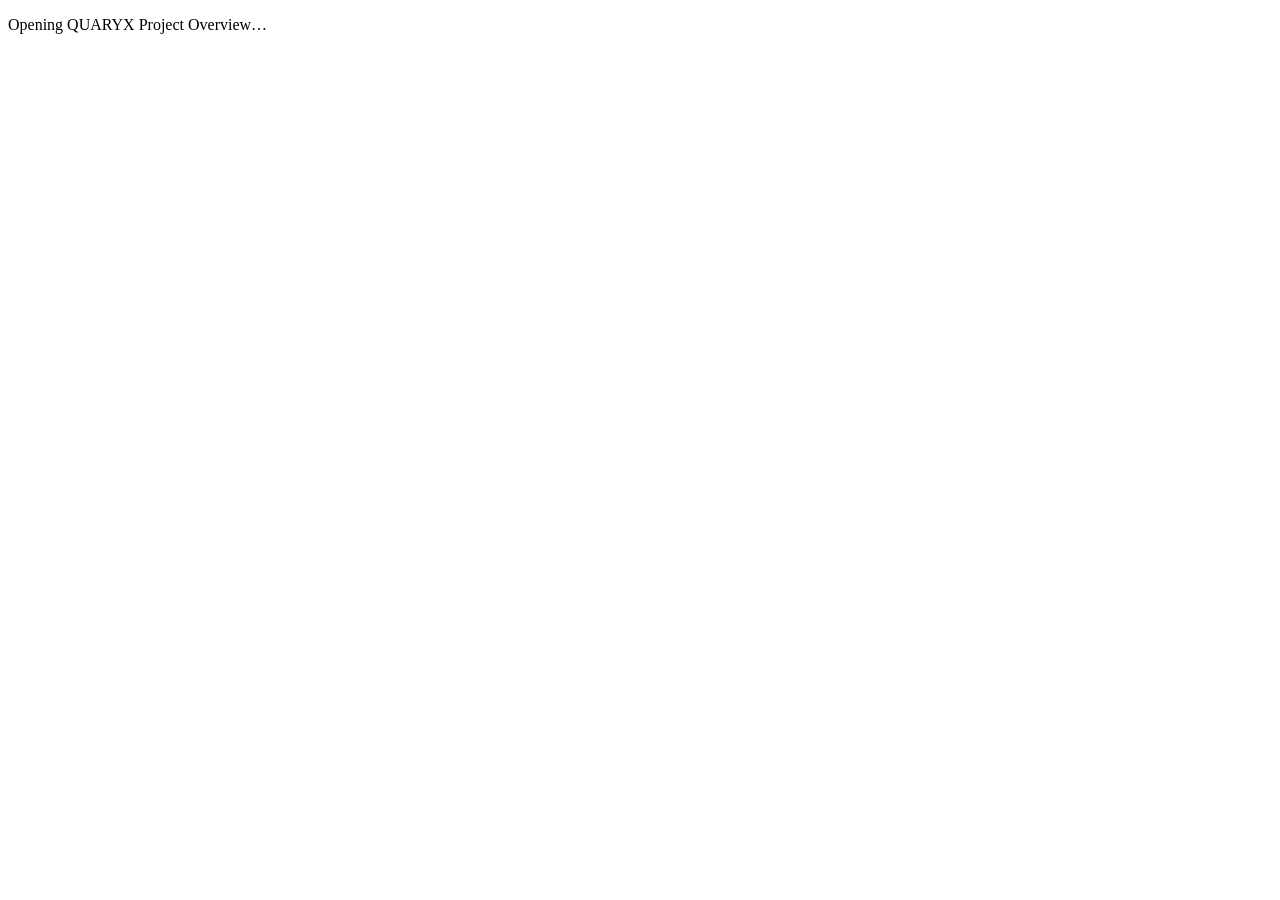
<file: project/index.html>
<!DOCTYPE html>
<html lang="en">
<head>
  <meta charset="UTF-8">
  <meta http-equiv="refresh" content="0; url=../public/Quaryx_Opportunity%20in%20Belgium.pdf">
  <title>QUARYX — Project Overview</title>
</head>
<body>
  <p>Opening QUARYX Project Overview…</p>
</body>
</html>
</file>
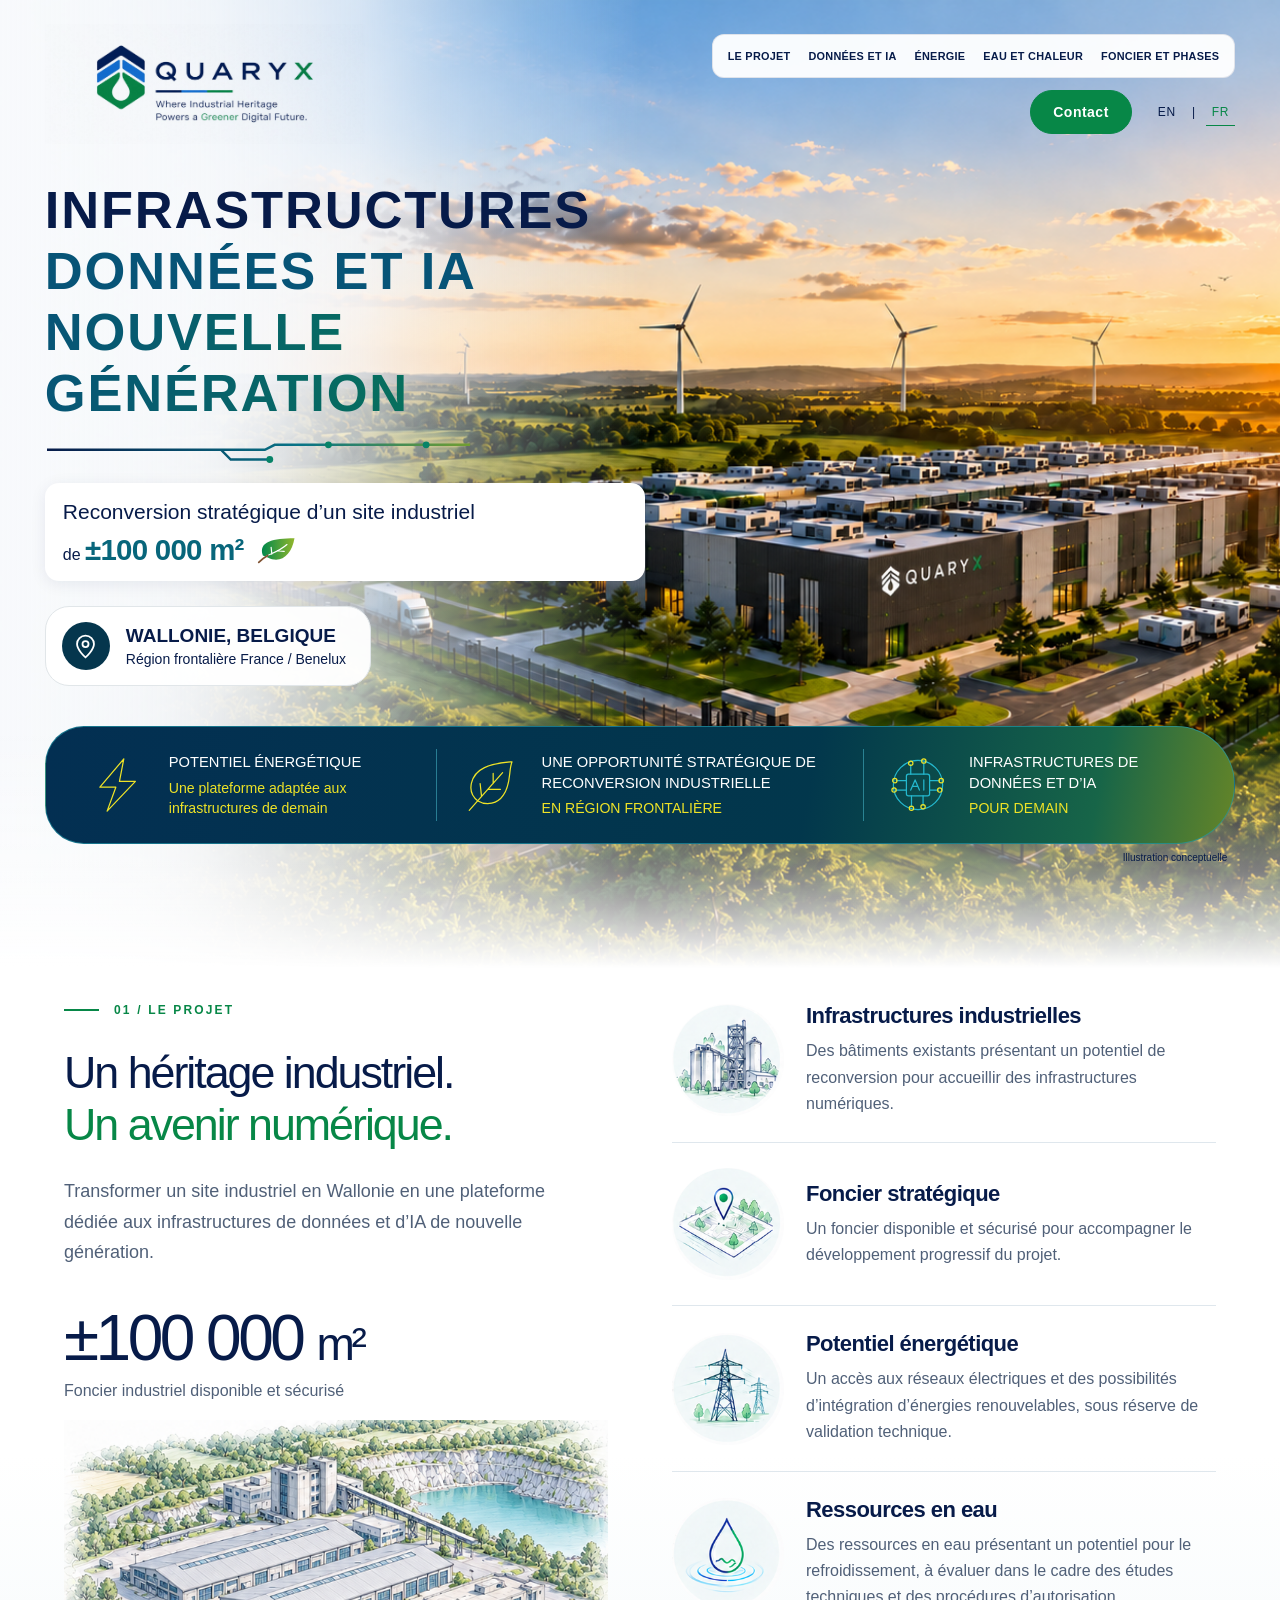
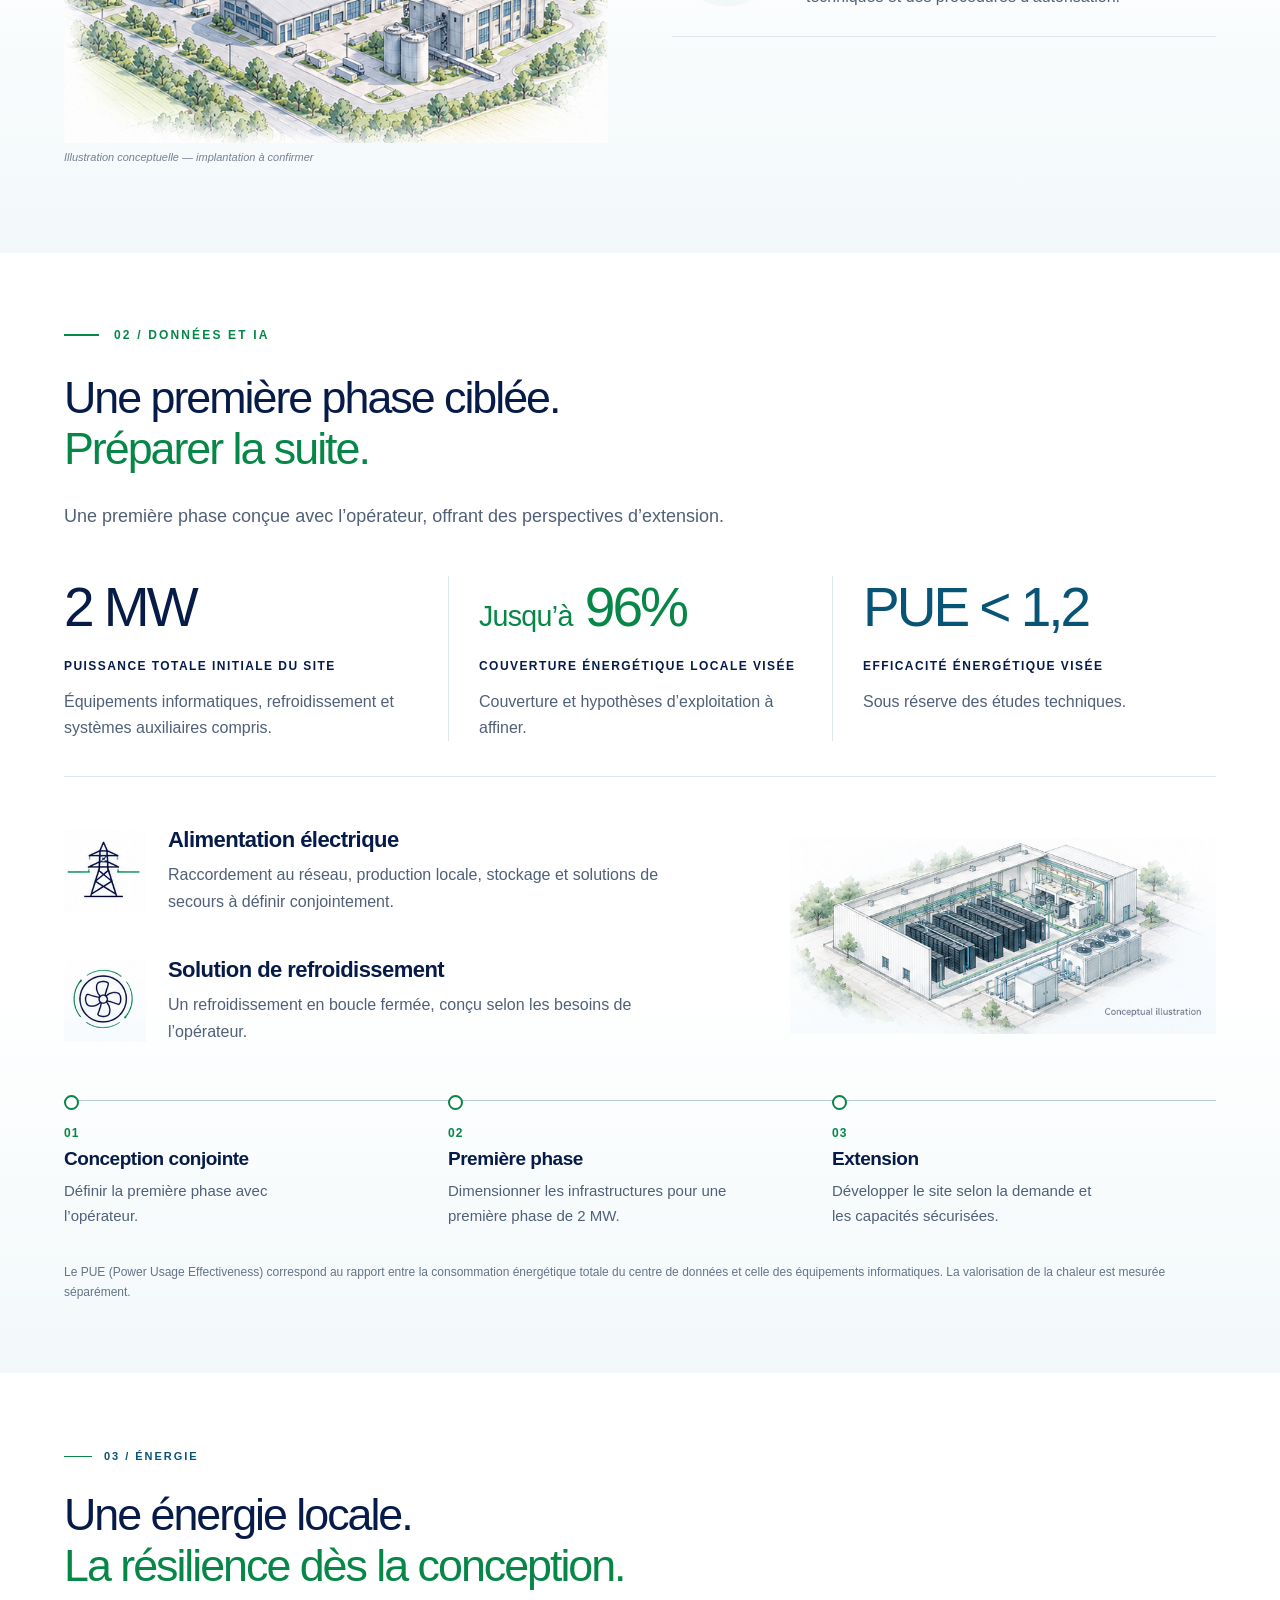
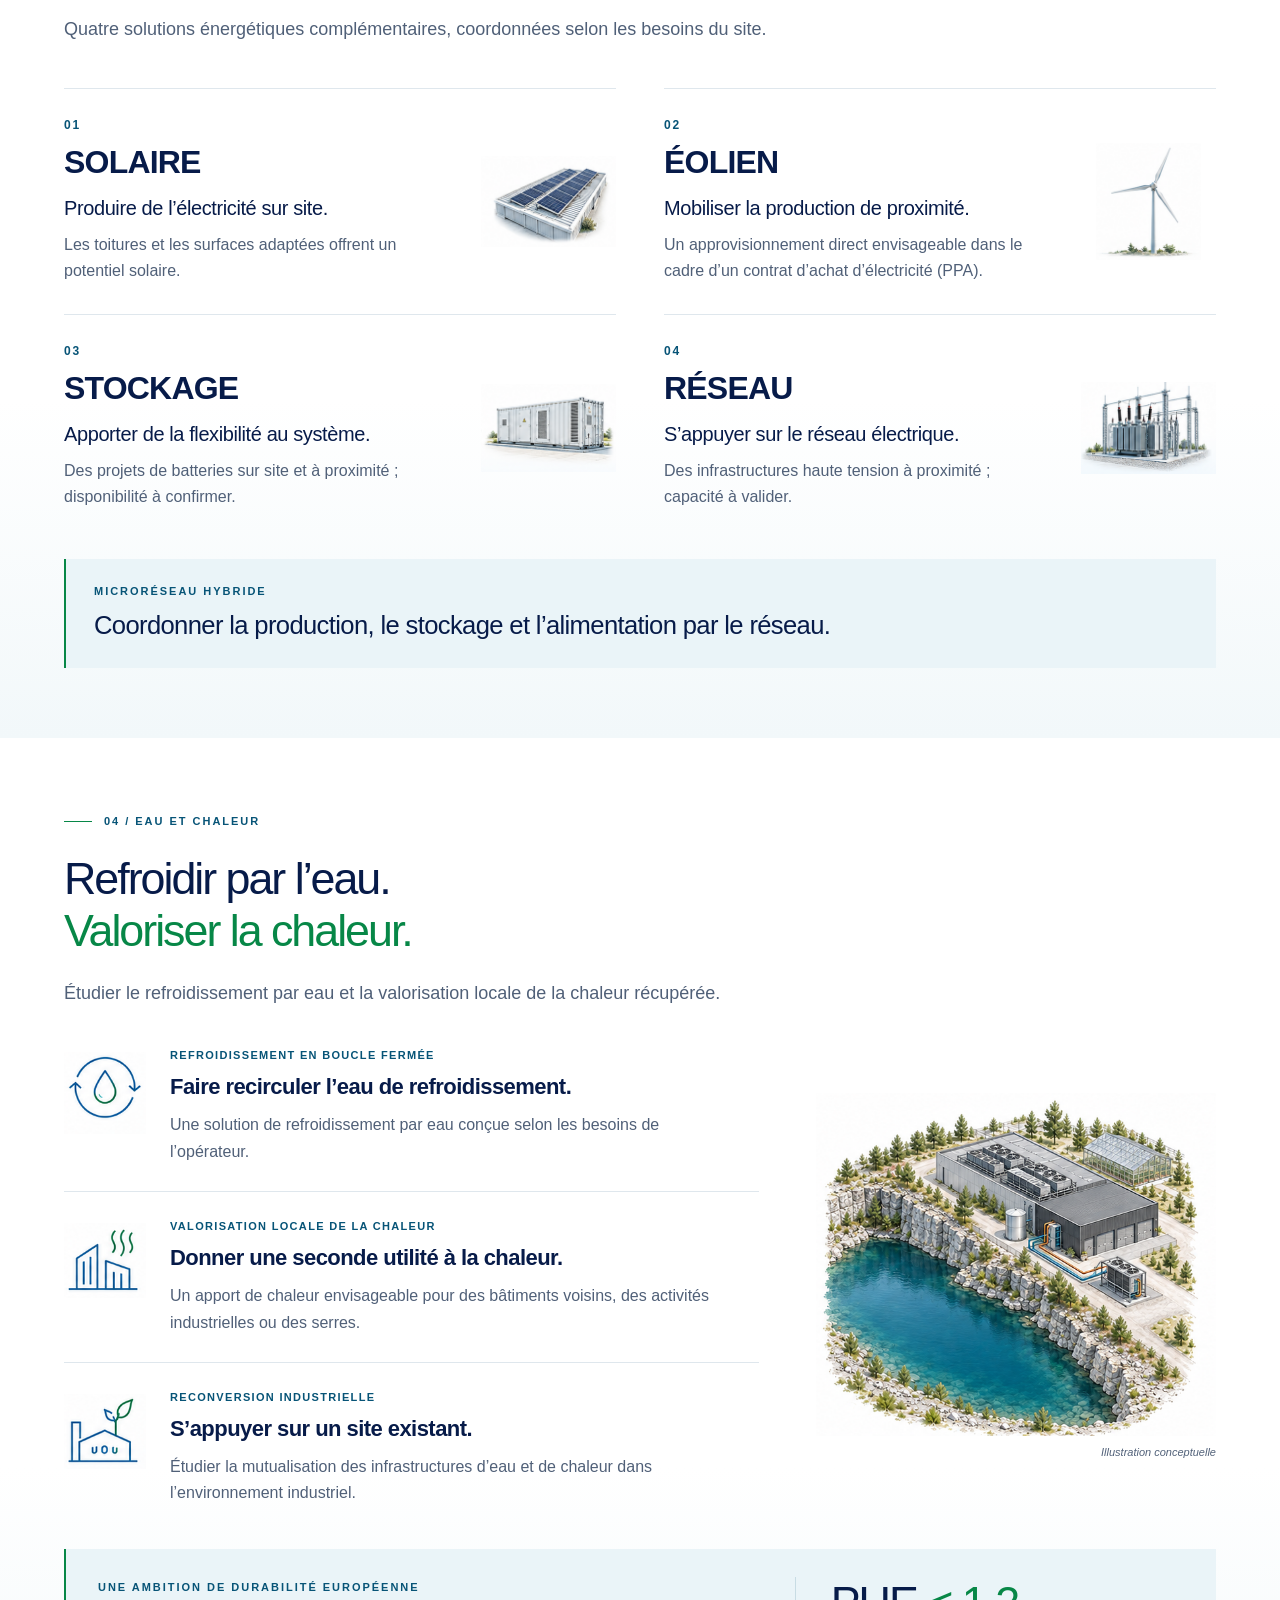
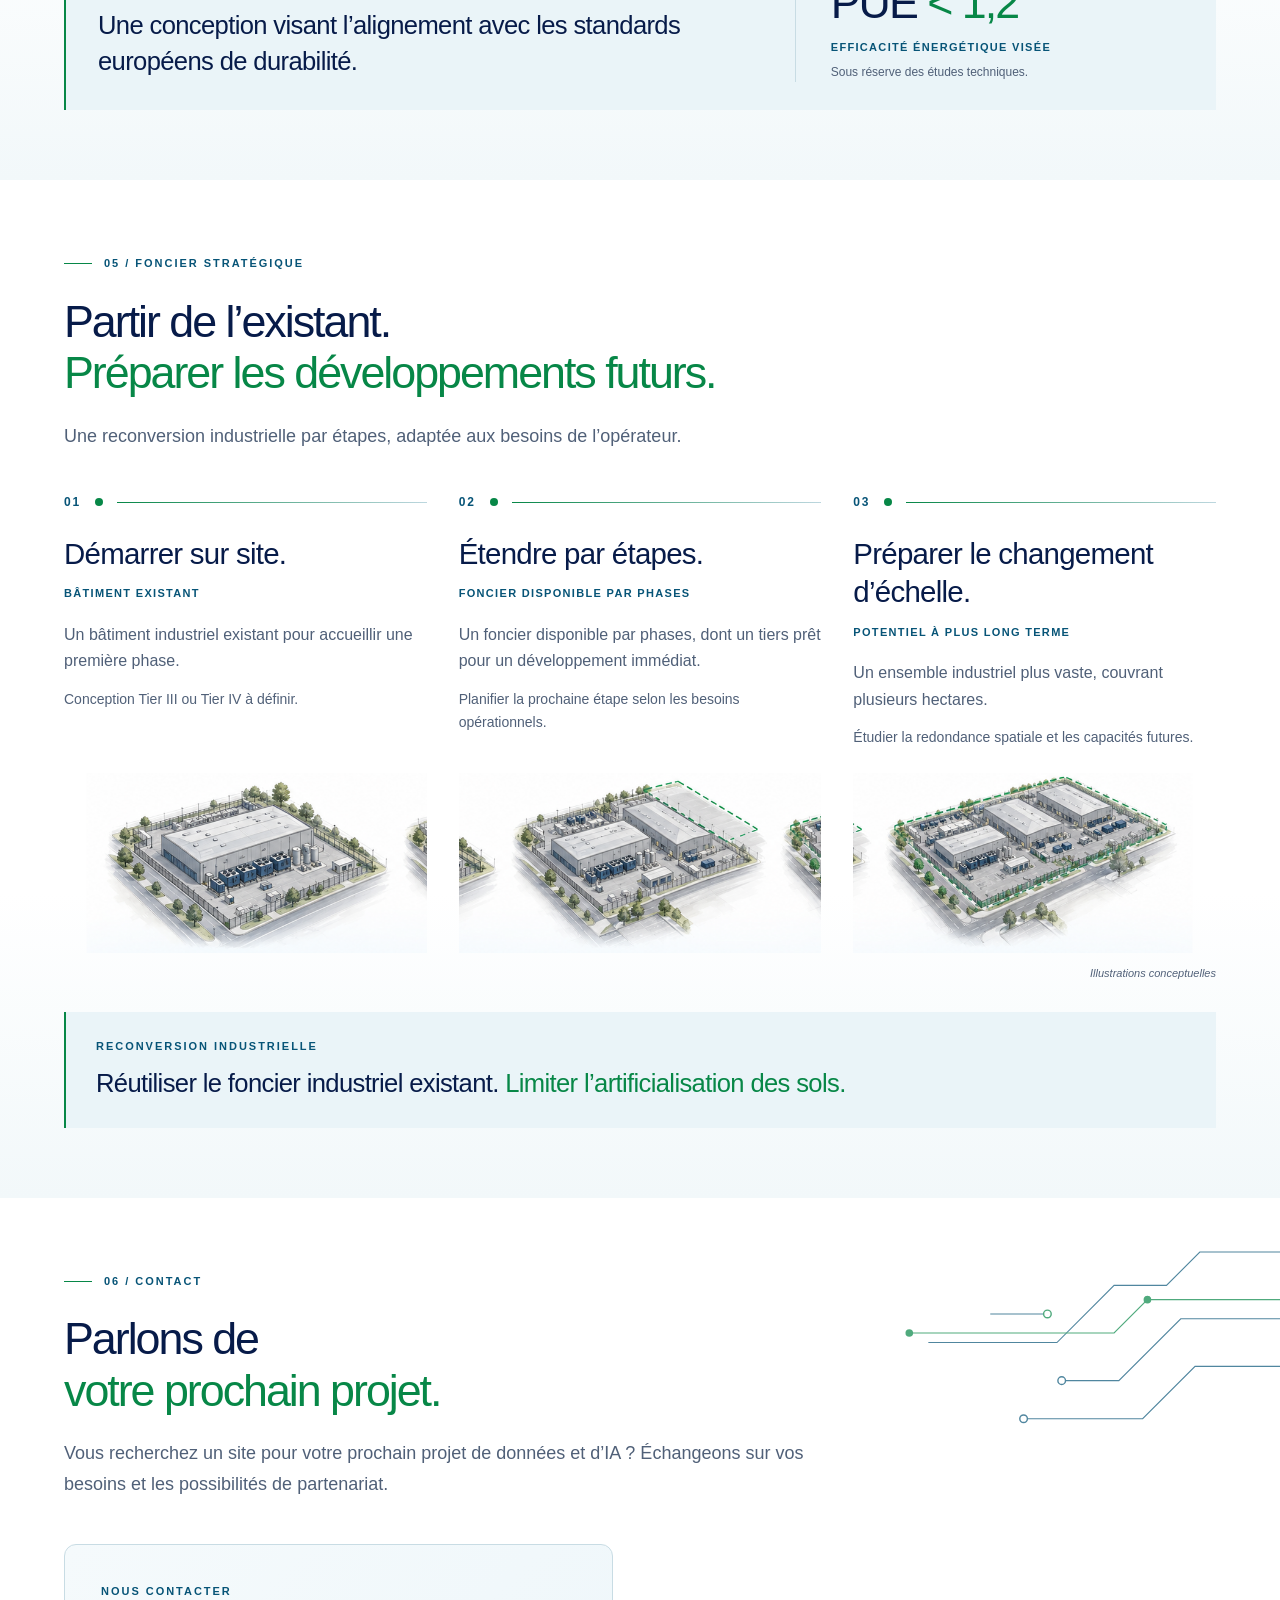
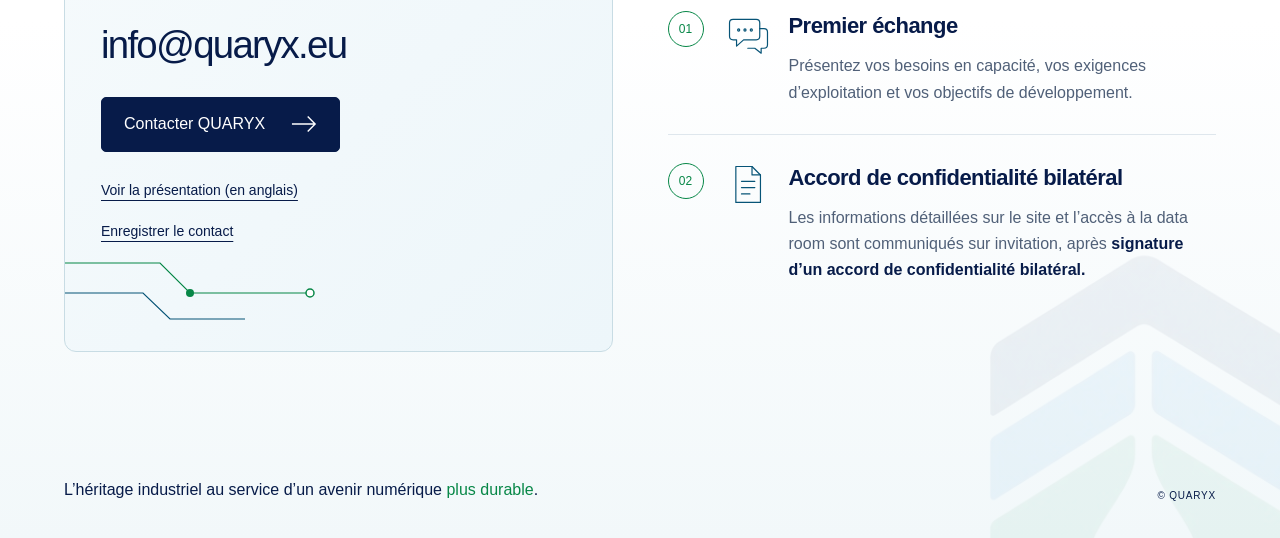
<file: fr.html>
<!DOCTYPE html>
<html lang="fr">
<head>
  <meta charset="UTF-8">
  <meta name="viewport" content="width=device-width, initial-scale=1">

  <title>QUARYX — Infrastructures, données et IA</title>
  <meta name="description"
        content="Une opportunité de reconversion industrielle en Wallonie, en Belgique, pour des infrastructures de données et d’IA de nouvelle génération.">

  <link rel="stylesheet" href="style.css">
  <link rel="icon"
      type="image/jpeg"
      href="/images/quaryx-symbol.jpg">
<link rel="canonical" href="https://quaryx.eu/fr.html">
<link rel="alternate" hreflang="en" href="https://quaryx.eu/">
<link rel="alternate" hreflang="fr" href="https://quaryx.eu/fr.html">
<link rel="alternate" hreflang="x-default" href="https://quaryx.eu/">

<style>
.header-navigation{display:flex;flex-direction:column;align-items:flex-end;gap:10px;min-width:0;max-width:100%;}
.language-switch{display:flex;align-items:center;gap:10px;font:500 12px/1.5 "Avenir Next",Avenir,Arial,sans-serif;letter-spacing:.06em;}
.language-switch a{color:#071b49;text-decoration:none;padding:4px 6px;}
.language-switch a[aria-current="page"]{color:#078747;border-bottom:1px solid #078747;}
.language-switch a:focus-visible{outline:2px solid #078747;outline-offset:3px;}
html[lang="fr"] .intro-description{white-space:normal;}
html[lang="fr"] #hero-title{font-size:clamp(26px,4.1vw,66px);overflow-wrap:normal;}
html[lang="fr"] .phase-value{font-size:clamp(30px,4.3vw,68px);}
html[lang="fr"] .header nav a{letter-spacing:.025em;}
.contact-card .contact-resources{display:flex!important;flex-direction:column!important;align-items:flex-start;gap:12px;margin-top:24px;position:relative;z-index:1;}
.contact-card .contact-resources>a{display:block!important;width:fit-content;padding:4px 0;color:#071b49;font-family:inherit;font-size:14px;line-height:1.5;text-decoration:underline;text-underline-offset:5px;}
.contact-card .contact-resources>a::before,.contact-card .contact-resources>a::after{content:none!important;}
.contact-card .contact-resources>a:hover{color:#078747;}
@media(max-width:700px){.header-navigation{width:100%;}.language-switch{align-self:flex-end;}html[lang="fr"] #hero-title{font-size:clamp(25px,6.5vw,44px);}}

/* Menu ajusté au contenu, aligné à droite */
.header .header-navigation {
  display: flex;
  flex-direction: column;
  align-items: flex-end;
  gap: 12px;
  min-width: 0;
  max-width: 100%;
}

.header .header-navigation > nav {
  display: flex;
  flex-wrap: nowrap;
  justify-content: flex-start;
  align-self: flex-end;
  width: max-content;
  max-width: 100%;
  min-width: 0;
  box-sizing: border-box;
  overflow-x: auto;
  -webkit-overflow-scrolling: touch;
}

.header .header-navigation > nav > a {
  flex: 0 0 auto;
  white-space: nowrap;
}

/* Contact à gauche des langues */
.header .header-actions {
  display: flex;
  align-items: center;
  justify-content: flex-end;
  gap: 20px;
  width: auto;
  max-width: 100%;
}

.header .header-contact {
  display: inline-flex;
  align-items: center;
  justify-content: center;
  flex: 0 0 auto;
  width: max-content;
  min-height: 44px;
  box-sizing: border-box;
  padding: 12px 22px;
  border: 1px solid #078747;
  border-radius: 999px;
  background: #078747;
  color: #ffffff;
  font-family: "Avenir Next", Avenir, Arial, sans-serif;
  font-size: 14px;
  font-weight: 600;
  line-height: 1.2;
  letter-spacing: .035em;
  text-decoration: none;
  white-space: nowrap;
}

.header .header-contact:hover {
  background: #066d3a;
  border-color: #066d3a;
}

.header .header-contact:focus-visible {
  outline: 2px solid #071b49;
  outline-offset: 4px;
}

.header .header-actions .language-switch {
  align-self: center;
  flex-shrink: 0;
}

/* Téléphones et tablettes */
@media (max-width: 1100px) {
  .hero .header {
    display: flex;
    flex-direction: column;
    align-items: stretch;
  }

  .hero .header .brand {
    align-self: flex-start;
  }

  .header .header-navigation {
    width: 100%;
  }
}

</style>
</head>

<body>
<main>

  <!-- ACCUEIL -->
  <section class="hero" id="home" aria-labelledby="hero-title">

<header class="header">
  <a class="brand" href="#home" aria-label="Accueil QUARYX">
    <img src="images/quaryx-logo.png"
         alt="QUARYX — L’héritage industriel au service d’un avenir numérique plus durable.">
  </a>

  <div class="header-navigation">
    <nav aria-label="Navigation principale">
      <a href="#project">Le projet</a>
      <a href="#data-ai">Données et IA</a>
      <a href="#energy">Énergie</a>
      <a href="#water-heat">Eau et chaleur</a>
      <a href="#strategic-land">Foncier et phases</a>
    </nav>

    <div class="header-actions">
      <a class="header-contact" href="#contact">Contact</a>

      <div class="language-switch"
           role="group"
           aria-label="Choisir la langue">
        <a href="index.html" lang="en" hreflang="en">EN</a>
        <span aria-hidden="true">|</span>
        <a href="fr.html" lang="fr" hreflang="fr"
           aria-current="page">FR</a>
      </div>
    </div>
  </div>
</header>

    <div class="hero-content">
      <h1 id="hero-title">
        <span>Infrastructures</span>
        <span class="blue">Données et IA</span>
        <span class="gradient">Nouvelle génération</span>
      </h1>

      <svg class="circuit" viewBox="0 0 440 28"
           fill="none" aria-hidden="true">
        <defs>
          <linearGradient id="circuit-color">
            <stop stop-color="#071b49"/>
            <stop offset=".6" stop-color="#087487"/>
            <stop offset="1" stop-color="#729e31"/>
          </linearGradient>
        </defs>
        <path d="M2 12H180L190 22H230M180 12H225L235 7H435"
              stroke="url(#circuit-color)" stroke-width="2.5"/>
        <g fill="#078368">
          <circle cx="230" cy="22" r="3.5"/>
          <circle cx="290" cy="7" r="3.5"/>
          <circle cx="390" cy="7" r="3.5"/>
        </g>
      </svg>

      <div class="intro">
        <p class="intro-description">
          Reconversion stratégique d’un site industriel
        </p>

        <div class="intro-area">
          <span>de <strong>±100 000 m²</strong></span>

          <svg class="area-leaf" viewBox="0 0 64 44"
               aria-hidden="true">
            <defs>
              <linearGradient id="leaf-color">
                <stop stop-color="#00884b"/>
                <stop offset="1" stop-color="#91b62c"/>
              </linearGradient>
            </defs>
            <path d="M10 30C3 10 25 5 56 5C52 29 36 43 17 33Z"
                  fill="url(#leaf-color)"/>
            <path d="M15 31C25 26 35 23 45 14M23 28l-1-10M31 23l10 1"
                  fill="none" stroke="white" stroke-width="1.7"
                  stroke-linecap="round"/>
            <path d="M4 40Q10 34 17 30" fill="none"
                  stroke="#805333" stroke-width="2.5"
                  stroke-linecap="round"/>
          </svg>
        </div>
      </div>

      <div class="location" id="location">
        <span class="location-icon" aria-hidden="true">
          <svg viewBox="0 0 24 24">
            <path d="M19 10c0 5-7 11-7 11S5 15 5 10a7 7 0 1 1 14 0Z"/>
            <circle cx="12" cy="10" r="2.5"/>
          </svg>
        </span>
        <div>
          <strong>Wallonie, Belgique</strong>
          <span>Région frontalière France / Benelux</span>
        </div>
      </div>
    </div>

    <div class="pillars">
      <article>
        <svg viewBox="0 0 80 80" aria-hidden="true">
          <path d="M48 4 15 43h22L25 76 64 35H42Z"/>
        </svg>
        <div>
          <h2>Potentiel énergétique</h2>
          <p>Une plateforme adaptée aux infrastructures de demain</p>
        </div>
      </article>

      <article>
        <svg viewBox="0 0 80 80" aria-hidden="true">
          <path d="M22 62C5 49 12 25 31 16C43 10 58 9 69 8
                   C64 20 68 39 57 54C49 66 34 69 22 62Z"/>
          <path d="M10 75 56 23M27 56 25 38M36 46h17M43 38V24"/>
        </svg>
        <div>
          <h2>Une opportunité stratégique de reconversion industrielle</h2>
          <p>EN RÉGION FRONTALIÈRE</p>
        </div>
      </article>

      <article>
        <svg class="ai-symbol" viewBox="0 0 80 80"
             aria-hidden="true">
          <circle cx="40" cy="40" r="34"/>
          <rect x="24" y="25" width="32" height="30" rx="3"/>
          <path d="M30 47 36 33 42 47M32 42h8M48 33v14
                   M30 25V12M48 25V9M56 34h14M56 47h12
                   M31 55v15M47 55v13M24 34H10M24 47H9"/>
          <g stroke="#eee327">
            <circle cx="30" cy="10" r="3"/>
            <circle cx="48" cy="7" r="3"/>
            <circle cx="72" cy="34" r="3"/>
            <circle cx="70" cy="47" r="3"/>
            <circle cx="31" cy="72" r="3"/>
            <circle cx="47" cy="70" r="3"/>
            <circle cx="8" cy="34" r="3"/>
            <circle cx="7" cy="47" r="3"/>
          </g>
        </svg>
        <div>
          <h2>Infrastructures de données et d’IA</h2>
          <p>POUR DEMAIN</p>
        </div>
      </article>
    </div>

    <p class="image-note">Illustration conceptuelle</p>
  </section>


  <!-- THE PROJECT -->
  <section id="project" class="project-section"
           aria-labelledby="project-title">

    <div class="project-layout">
      <div class="project-summary">
        <p class="eyebrow">01 / Le projet</p>

        <h2 id="project-title">
          Un héritage industriel.<br>
          <span>Un avenir numérique.</span>
        </h2>

        <p class="project-description">
          Transformer un site industriel en Wallonie en une plateforme dédiée aux infrastructures de données et d’IA de nouvelle génération.
        </p>

        <div class="project-figure">
          <strong>±100 000 <span>m²</span></strong>
          <p>Foncier industriel disponible et sécurisé</p>
        </div>

        <!-- Recadrage du dessin détaillé de la maquette -->
        <figure class="project-art">
          <svg viewBox="0 695 725 430"
               role="img"
               aria-label="Campus industriel conceptuel avec halls, silos et carrière en eau">
            <image href="images/quaryx-project-assets.png"
                   width="1347" height="1167"
                   preserveAspectRatio="none"/>
          </svg>
          <figcaption>
            Illustration conceptuelle — implantation à confirmer
          </figcaption>
        </figure>
      </div>

      <div class="project-benefits">

        <article class="project-benefit">
          <svg class="detail-icon" viewBox="730 320 165 165"
               aria-hidden="true">
            <image href="images/quaryx-project-assets.png"
                   width="1347" height="1167"
                   preserveAspectRatio="none"/>
          </svg>
          <div>
            <h3>Infrastructures industrielles</h3>
            <p>Des bâtiments existants présentant un potentiel de reconversion pour accueillir des infrastructures numériques.</p>
          </div>
        </article>

        <article class="project-benefit">
          <svg class="detail-icon" viewBox="730 515 165 165"
               aria-hidden="true">
            <image href="images/quaryx-project-assets.png"
                   width="1347" height="1167"
                   preserveAspectRatio="none"/>
          </svg>
          <div>
            <h3>Foncier stratégique</h3>
            <p>Un foncier disponible et sécurisé pour accompagner le développement progressif du projet.</p>
          </div>
        </article>

        <article class="project-benefit">
          <svg class="detail-icon" viewBox="730 705 165 165"
               aria-hidden="true">
            <image href="images/quaryx-project-assets.png"
                   width="1347" height="1167"
                   preserveAspectRatio="none"/>
          </svg>
          <div>
            <h3>Potentiel énergétique</h3>
            <p>Un accès aux réseaux électriques et des possibilités d’intégration d’énergies renouvelables, sous réserve de validation technique.</p>
          </div>
        </article>

        <article class="project-benefit">
          <svg class="detail-icon" viewBox="730 895 165 165"
               aria-hidden="true">
            <image href="images/quaryx-project-assets.png"
                   width="1347" height="1167"
                   preserveAspectRatio="none"/>
          </svg>
          <div>
            <h3>Ressources en eau</h3>
            <p>Des ressources en eau présentant un potentiel pour le refroidissement, à évaluer dans le cadre des études techniques et des procédures d’autorisation.</p>
          </div>
        </article>


      </div>
    </div>
  </section>

  <!-- DATA & AI — INITIAL 2 MW PHASE -->
<section id="data-ai"
         class="phase-section"
         aria-labelledby="phase-title">

  <div class="phase-container">

    <header class="phase-heading">
      <p class="eyebrow">02 / Données et IA</p>

      <h2 id="phase-title">
        Une première phase ciblée.<br>
        <span>Préparer la suite.</span>
      </h2>

      <p class="phase-introduction">
        Une première phase conçue avec l’opérateur, offrant des perspectives d’extension.
      </p>
    </header>

    <!-- CHIFFRES CLÉS -->
    <div class="phase-metrics">

      <article class="phase-metric">
        <strong class="phase-value">2 MW</strong>
        <h3>Puissance totale initiale du site</h3>
        <p>
          Équipements informatiques, refroidissement et systèmes auxiliaires compris.
        </p>
      </article>

      <article class="phase-metric">
        <strong class="phase-value phase-value-green">
          <span class="phase-up-to">Jusqu’à</span> 96%
        </strong>
        <h3>Couverture énergétique locale visée</h3>
        <p>
          Couverture et hypothèses d’exploitation à affiner.
        </p>
      </article>

      <article class="phase-metric">
        <strong class="phase-value phase-value-blue">
          PUE &lt; 1,2
        </strong>
        <h3>Efficacité énergétique visée</h3>
        <p>Sous réserve des études techniques.</p>
      </article>

    </div>

    <!-- EXPLICATIONS ET ILLUSTRATION -->
    <div class="phase-details">

      <div class="phase-features">

        <article class="phase-feature">
          <svg class="phase-icon"
               viewBox="65 605 140 130"
               aria-hidden="true">
            <image
              href="images/quaryx-phase-assets.png"
              width="1464"
              height="1074"
              preserveAspectRatio="none"/>
          </svg>

          <div>
            <h3>Alimentation électrique</h3>
            <p>
              Raccordement au réseau, production locale, stockage et solutions de secours à définir conjointement.
            </p>
          </div>
        </article>

        <article class="phase-feature">
          <svg class="phase-icon"
               viewBox="65 755 140 135"
               aria-hidden="true">
            <image
              href="images/quaryx-phase-assets.png"
              width="1464"
              height="1074"
              preserveAspectRatio="none"/>
          </svg>

          <div>
            <h3>Solution de refroidissement</h3>
            <p>
              Un refroidissement en boucle fermée, conçu selon les besoins de l’opérateur.
            </p>
          </div>
        </article>

      </div>

      <figure class="phase-art">
        <svg viewBox="790 590 650 300"
             role="img"
             aria-label="Vue en coupe conceptuelle d’un hall industriel adapté à un centre de données">
          <image
            href="images/quaryx-phase-assets.png"
            width="1464"
            height="1074"
            preserveAspectRatio="none"/>
        </svg>

        
      </figure>

    </div>

    <!-- PARCOURS DE DÉVELOPPEMENT -->
    <ol class="phase-journey">

      <li>
        <span class="phase-step-number">01</span>
        <h3>Conception conjointe</h3>
        <p>
          Définir la première phase avec l’opérateur.
        </p>
      </li>

      <li>
        <span class="phase-step-number">02</span>
        <h3>Première phase</h3>
        <p>
          Dimensionner les infrastructures pour une première phase de 2 MW.
        </p>
      </li>

      <li>
        <span class="phase-step-number">03</span>
        <h3>Extension</h3>
        <p>
          Développer le site selon la demande et les capacités sécurisées.
        </p>
      </li>

    </ol>

    <p class="phase-footnote">
      Le PUE (Power Usage Effectiveness) correspond au rapport entre la consommation énergétique totale du centre de données et celle des équipements informatiques. La valorisation de la chaleur est mesurée séparément.
    </p>

  </div>
</section>

<!-- ENERGY -->
<section id="energy"
         class="energy-section"
         aria-labelledby="energy-title">

  <div class="energy-container">

    <header class="energy-heading">
      <p class="eyebrow">03 / Énergie</p>

      <h2 id="energy-title">
        Une énergie locale.<br>
        <span>La résilience dès la conception.</span>
      </h2>

      <p class="energy-introduction">
        Quatre solutions énergétiques complémentaires, coordonnées selon les besoins du site.
      </p>
    </header>

    <div class="energy-grid">

      <!-- SOLAR -->
      <article class="energy-item">
        <div class="energy-copy">
          <span class="energy-number" aria-hidden="true">01</span>

          <h3>Solaire</h3>

          <p class="energy-message">
            Produire de l’électricité sur site.
          </p>

          <p class="energy-description">
            Les toitures et les surfaces adaptées offrent un potentiel solaire.
          </p>
        </div>

        <svg class="energy-art"
             viewBox="440 440 275 185"
             aria-hidden="true"
             focusable="false">
          <image href="images/quaryx-energy-assets.png"
                 width="1464"
                 height="1074"
                 preserveAspectRatio="none"/>
        </svg>
      </article>

      <!-- WIND -->
      <article class="energy-item">
        <div class="energy-copy">
          <span class="energy-number" aria-hidden="true">02</span>

          <h3>Éolien</h3>

          <p class="energy-message">
            Mobiliser la production de proximité.
          </p>

          <p class="energy-description">
            Un approvisionnement direct envisageable dans le cadre d’un contrat d’achat d’électricité (PPA).
          </p>
        </div>

        <svg class="energy-art energy-art-wind"
             viewBox="1180 380 220 245"
             aria-hidden="true"
             focusable="false">
          <image href="images/quaryx-energy-assets.png"
                 width="1464"
                 height="1074"
                 preserveAspectRatio="none"/>
        </svg>
      </article>

      <!-- STORAGE -->
      <article class="energy-item">
        <div class="energy-copy">
          <span class="energy-number" aria-hidden="true">03</span>

          <h3>Stockage</h3>

          <p class="energy-message">
            Apporter de la flexibilité au système.
          </p>

          <p class="energy-description">
            Des projets de batteries sur site et à proximité ; disponibilité à confirmer.
          </p>
        </div>

        <svg class="energy-art"
             viewBox="440 700 275 180"
             aria-hidden="true"
             focusable="false">
          <image href="images/quaryx-energy-assets.png"
                 width="1464"
                 height="1074"
                 preserveAspectRatio="none"/>
        </svg>
      </article>

      <!-- GRID -->
      <article class="energy-item">
        <div class="energy-copy">
          <span class="energy-number" aria-hidden="true">04</span>

          <h3>Réseau</h3>

          <p class="energy-message">
            S’appuyer sur le réseau électrique.
          </p>

          <p class="energy-description">
            Des infrastructures haute tension à proximité ; capacité à valider.
          </p>
        </div>

        <svg class="energy-art"
             viewBox="1135 690 280 190"
             aria-hidden="true"
             focusable="false">
          <image href="images/quaryx-energy-assets.png"
                 width="1464"
                 height="1074"
                 preserveAspectRatio="none"/>
        </svg>
      </article>

    </div>

    <aside class="energy-summary"
           aria-labelledby="energy-summary-title">
      <h3 id="energy-summary-title">Microréseau hybride</h3>

      <p>
        Coordonner la production, le stockage et l’alimentation par le réseau.
      </p>
    </aside>

  </div>
</section>

<!-- WATER & HEAT -->
<section id="water-heat"
         class="water-section"
         aria-labelledby="water-title">

  <div class="water-container">

    <header class="water-heading">
      <p class="eyebrow">04 / Eau et chaleur</p>

      <h2 id="water-title">
        Refroidir par l’eau.<br>
        <span>Valoriser la chaleur.</span>
      </h2>

      <p class="water-introduction">
        Étudier le refroidissement par eau et la valorisation locale de la chaleur récupérée.
      </p>
    </header>

    <div class="water-layout">

      <div class="water-features">

        <!-- CLOSED-LOOP COOLING -->
        <article class="water-feature">

          <svg class="water-icon"
               viewBox="55 350 125 125"
               aria-hidden="true"
               focusable="false">
            <image href="images/quaryx-water-assets.png"
                   width="1465"
                   height="1074"
                   preserveAspectRatio="none"/>
          </svg>

          <div class="water-copy">
            <p class="water-label">Refroidissement en boucle fermée</p>

            <h3>Faire recirculer l’eau de refroidissement.</h3>

            <p class="water-description">
              Une solution de refroidissement par eau conçue selon les besoins de l’opérateur.
            </p>
          </div>

        </article>

        <!-- LOCAL HEAT REUSE -->
        <article class="water-feature">

          <svg class="water-icon"
               viewBox="55 535 125 115"
               aria-hidden="true"
               focusable="false">
            <image href="images/quaryx-water-assets.png"
                   width="1465"
                   height="1074"
                   preserveAspectRatio="none"/>
          </svg>

          <div class="water-copy">
            <p class="water-label">Valorisation locale de la chaleur</p>

            <h3>Donner une seconde utilité à la chaleur.</h3>

            <p class="water-description">
              Un apport de chaleur envisageable pour des bâtiments voisins, des activités industrielles ou des serres.
            </p>
          </div>

        </article>

        <!-- INDUSTRIAL REDEVELOPMENT -->
        <article class="water-feature">

          <svg class="water-icon"
               viewBox="55 720 125 115"
               aria-hidden="true"
               focusable="false">
            <image href="images/quaryx-water-assets.png"
                   width="1465"
                   height="1074"
                   preserveAspectRatio="none"/>
          </svg>

          <div class="water-copy">
            <p class="water-label">Reconversion industrielle</p>

            <h3>S’appuyer sur un site existant.</h3>

            <p class="water-description">
              Étudier la mutualisation des infrastructures d’eau et de chaleur dans l’environnement industriel.
            </p>
          </div>

        </article>

      </div>

      <!-- LAKE AND INDUSTRIAL BUILDING -->
      <figure class="water-illustration">

        <svg viewBox="870 250 595 510"
             role="img"
             aria-labelledby="water-art-title">
          <title id="water-art-title">
            Illustration conceptuelle d’un bâtiment industriel près d’un lac de carrière, avec des équipements de refroidissement et un potentiel de valorisation de la chaleur.
          </title>

          <image href="images/quaryx-water-assets.png"
                 width="1465"
                 height="1074"
                 preserveAspectRatio="none"/>
        </svg>

        <figcaption>Illustration conceptuelle</figcaption>

      </figure>

    </div>

    <!-- SUSTAINABILITY AMBITION -->
    <aside class="water-ambition"
           aria-labelledby="water-ambition-title">

      <div class="water-ambition-copy">
        <h3 id="water-ambition-title">
          Une ambition de durabilité européenne
        </h3>

        <p>
          Une conception visant l’alignement avec les standards européens de durabilité.
        </p>
      </div>

      <div class="water-efficiency">
        <p class="water-pue">
          PUE <span>&lt; 1,2</span>
        </p>

        <p class="water-efficiency-label">
          Efficacité énergétique visée
        </p>

        <p class="water-efficiency-note">
          Sous réserve des études techniques.
        </p>
      </div>

    </aside>

  </div>
</section>

<!-- STRATEGIC LAND -->
<section id="strategic-land"
         class="land-section"
         aria-labelledby="land-title">

  <div class="land-container">

    <header class="land-heading">
      <p class="eyebrow">05 / Foncier stratégique</p>

      <h2 id="land-title">
        Partir de l’existant.<br>
        <span>Préparer les développements futurs.</span>
      </h2>

      <p class="land-introduction">
        Une reconversion industrielle par étapes, adaptée aux besoins de l’opérateur.
      </p>
    </header>

    <ol class="land-stages">

      <!-- STAGE 1 -->
      <li class="land-stage">

        <div class="land-stage-marker" aria-hidden="true">
          <span>01</span>
        </div>

        <h3>Démarrer sur site.</h3>

        <p class="land-stage-label">
          Bâtiment existant
        </p>

        <p class="land-description">
          Un bâtiment industriel existant pour accueillir une première phase.
        </p>

        <p class="land-detail">
          Conception Tier III ou Tier IV à définir.
        </p>

        <svg class="land-art"
             viewBox="20 575 480 295"
             aria-hidden="true"
             focusable="false">
          <image href="images/quaryx-land-assets.png"
                 width="1464"
                 height="1074"
                 preserveAspectRatio="none"/>
        </svg>

      </li>

      <!-- STAGE 2 -->
      <li class="land-stage">

        <div class="land-stage-marker" aria-hidden="true">
          <span>02</span>
        </div>

        <h3>Étendre par étapes.</h3>

        <p class="land-stage-label">
          Foncier disponible par phases
        </p>

        <p class="land-description">
          Un foncier disponible par phases, dont un tiers prêt pour un développement immédiat.
        </p>

        <p class="land-detail">
          Planifier la prochaine étape selon les besoins opérationnels.
        </p>

        <svg class="land-art"
             viewBox="510 575 440 295"
             aria-hidden="true"
             focusable="false">
          <image href="images/quaryx-land-assets.png"
                 width="1464"
                 height="1074"
                 preserveAspectRatio="none"/>
        </svg>

      </li>

      <!-- STAGE 3 -->
      <li class="land-stage">

        <div class="land-stage-marker" aria-hidden="true">
          <span>03</span>
        </div>

        <h3>Préparer le changement d’échelle.</h3>

        <p class="land-stage-label">
          Potentiel à plus long terme
        </p>

        <p class="land-description">
          Un ensemble industriel plus vaste, couvrant plusieurs hectares.
        </p>

        <p class="land-detail">
          Étudier la redondance spatiale et les capacités futures.
        </p>

        <svg class="land-art"
             viewBox="960 575 490 295"
             aria-hidden="true"
             focusable="false">
          <image href="images/quaryx-land-assets.png"
                 width="1464"
                 height="1074"
                 preserveAspectRatio="none"/>
        </svg>

      </li>

    </ol>

    <p class="land-caption">Illustrations conceptuelles</p>

    <aside class="land-summary"
           aria-labelledby="land-summary-title">

      <h3 id="land-summary-title">
        Reconversion industrielle
      </h3>

      <p>
        Réutiliser le foncier industriel existant.
        <span>Limiter l’artificialisation des sols.</span>
      </p>

    </aside>

  </div>
</section>

<!-- CONTACT -->
<section id="contact"
         class="contact-section"
         aria-labelledby="contact-title">

  <!-- Decorative circuits: top right -->
  <svg class="contact-top-circuit"
       viewBox="0 0 430 210"
       fill="none"
       aria-hidden="true"
       focusable="false">
    <g stroke="#075477" stroke-width="1.2">
      <path d="M430 20H320L285 55H230L170 115H35"/>
      <path d="M430 90H300L235 155H175"/>
      <path d="M430 140H315L260 195H135"/>
      <path d="M100 85H160"/>
    </g>

    <path d="M430 70H265L230 105H15"
          stroke="#078747"
          stroke-width="1.2"/>

    <g fill="#078747">
      <circle cx="15" cy="105" r="4"/>
      <circle cx="265" cy="70" r="4"/>
    </g>

    <g fill="#ffffff" stroke-width="1.5">
      <circle cx="160" cy="85" r="4" stroke="#078747"/>
      <circle cx="175" cy="155" r="4" stroke="#075477"/>
      <circle cx="135" cy="195" r="4" stroke="#075477"/>
    </g>
  </svg>

  <!-- Original QUARYX symbol -->
  <img class="contact-watermark"
       src="images/quaryx-symbol.jpg"
       alt=""
       aria-hidden="true">

  <div class="contact-container">

    <header class="contact-heading">
      <p class="eyebrow">06 / Contact</p>

      <h2 id="contact-title">
        Parlons de<br>
        <span>votre prochain projet.</span>
      </h2>

      <p class="contact-introduction">
        Vous recherchez un site pour votre prochain projet de données et d’IA ? Échangeons sur vos besoins et les possibilités de partenariat.
      </p>
    </header>

    <div class="contact-layout">

      <!-- Email contact card -->
      <div class="contact-card">
        <p class="contact-card-label">Nous contacter</p>

        <a class="contact-email"
           href="mailto:info@quaryx.eu">
          info@quaryx.eu
        </a>

        <a class="contact-button"
           href="mailto:info@quaryx.eu?subject=QUARYX%20-%20Demande%20de%20contact">
          <span>Contacter QUARYX</span>

          <svg viewBox="0 0 28 20"
               fill="none"
               aria-hidden="true"
               focusable="false">
            <path d="M1 10H26M18 2L26 10L18 18"
                  stroke="currentColor"
                  stroke-width="1.5"/>
          </svg>
        </a>
<div class="contact-resources">
  <a href="documents/quaryx-project-overview.pdf"
     target="_blank"
     rel="noopener">
    Voir la présentation (en anglais) 
  </a>

  <a href="quaryx-contact.vcf"
     download="Laure-Cabay-QUARYX.vcf">
    Enregistrer le contact 
  </a>
</div>
        <svg class="contact-card-circuit"
             viewBox="0 0 300 75"
             fill="none"
             aria-hidden="true"
             focusable="false">
          <path d="M0 12H95L125 42H245"
                stroke="#078747"
                stroke-width="1.2"/>

          <path d="M0 42H78L105 68H180"
                stroke="#075477"
                stroke-width="1.2"/>

          <circle cx="125"
                  cy="42"
                  r="4"
                  fill="#078747"/>

          <circle cx="245"
                  cy="42"
                  r="4"
                  fill="#ffffff"
                  stroke="#078747"
                  stroke-width="1.5"/>
        </svg>
      </div>

      <!-- Contact process -->
      <ol class="contact-steps">

        <li class="contact-step">
          <span class="contact-step-number"
                aria-hidden="true">01</span>

          <svg class="contact-step-icon"
               viewBox="0 0 64 64"
               fill="none"
               aria-hidden="true"
               focusable="false">
            <path d="M10 12H43A5 5 0 0 1 48 17V36
                     A5 5 0 0 1 43 41H25L15 50V41H10
                     A5 5 0 0 1 5 36V17A5 5 0 0 1 10 12Z"/>
            <path d="M48 25H54A5 5 0 0 1 59 30V48
                     A5 5 0 0 1 54 53H50V60L41 53H31"/>
            <circle cx="18" cy="27" r="1.5"/>
            <circle cx="27" cy="27" r="1.5"/>
            <circle cx="36" cy="27" r="1.5"/>
          </svg>

          <div>
            <h3>Premier échange</h3>

            <p>
              Présentez vos besoins en capacité, vos exigences d’exploitation et vos objectifs de développement.
            </p>
          </div>
        </li>

        <li class="contact-step">
          <span class="contact-step-number"
                aria-hidden="true">02</span>

          <svg class="contact-step-icon"
               viewBox="0 0 64 64"
               fill="none"
               aria-hidden="true"
               focusable="false">
            <path d="M14 5H37L49 17V56H14Z"/>
            <path d="M37 5V17H49"/>
            <path d="M22 26H41M22 35H41M22 44H34"/>
          </svg>

          <div>
            <h3>Accord de confidentialité bilatéral</h3>

            <p>
              Les informations détaillées sur le site et l’accès à la data room sont communiqués sur invitation, après
              <strong>
                signature d’un accord de confidentialité bilatéral.
              </strong>
            </p>
          </div>
        </li>

      </ol>

    </div>

    <footer class="contact-footer">
      <p class="contact-signature">
        L’héritage industriel au service d’un avenir numérique
        <span>plus durable</span>.
      </p>

      <small class="contact-copyright">© QUARYX</small>
    </footer>

  </div>
</section>

</main>

<script>
(() => {
  const reduceMotion = window.matchMedia(
    "(prefers-reduced-motion: reduce)"
  ).matches;

  if (reduceMotion || !("IntersectionObserver" in window)) return;

  const observer = new IntersectionObserver((entries) => {
    entries.forEach((entry) => {
      if (entry.isIntersecting) {
        entry.target.classList.add("is-visible");
        observer.unobserve(entry.target);
      }
    });
  }, { threshold: 0.12 });

  document.querySelectorAll(".project-benefit").forEach((item) => {
    item.classList.add("reveal");
    observer.observe(item);
  });
})();
</script>
</body>
</html>
</file>
<file: style.css>
:root {
  --navy: #071b49;
  --blue: #075477;
  --green: #078747;
  --muted: #506078;
  --font: "Avenir Next", Avenir, "Century Gothic", Arial, sans-serif;
}

* {
  box-sizing: border-box;
}

html {
  scroll-behavior: smooth;
}

body {
  margin: 0;
  background: white;
  color: var(--navy);
  font-family: var(--font);
}

a:focus-visible {
  outline: 3px solid var(--green);
  outline-offset: 5px;
}

/* ACCUEIL */

.hero {
  position: relative;
  isolation: isolate;
  display: flex;
  flex-direction: column;
  min-height: 100svh;
  padding: 24px 3.5% 105px;
}

/* Paysage et fondu progressif vers la section suivante */
.hero::before {
  content: "";
  position: absolute;
  inset: 0;
  z-index: -1;
  background:
    linear-gradient(to bottom,
      transparent 76%, rgba(255,255,255,.5) 90%, white 100%),
    linear-gradient(90deg,
      rgba(248,250,252,.94), rgba(248,250,252,.65) 28%,
      transparent 50%),
    url("images/quaryx-hero.png") center / cover no-repeat;
}

/* EN-TÊTE */

.header {
  display: flex;
  align-items: center;
  justify-content: space-between;
  gap: 16px;
}

.brand {
  display: block;
  flex-shrink: 0;
  width: clamp(200px, 25vw, 380px);
}

.brand img {
  display: block;
  width: 100%;
  height: auto;
  mix-blend-mode: multiply;
}

.header nav {
  display: flex;
  flex-wrap: nowrap;
  align-items: center;
  min-width: 0;
  max-width: 100%;
  margin-left: auto;
  padding: 6px;
  overflow-x: auto;
  background: rgba(255,255,255,.95);
  border: 1px solid #071b491a;
  border-radius: 12px;
}

.header nav a {
  flex: 0 0 auto;
  padding: 9px clamp(6px, .7vw, 12px);
  border-radius: 7px;
  color: var(--navy);
  font-size: clamp(10px, .85vw, 12px);
  font-weight: 600;
  letter-spacing: .015em;
  white-space: nowrap;
  text-transform: uppercase;
  text-decoration: none;
}

.header nav a:hover {
  background: #e6f1ee;
  color: var(--green);
}

.header nav a[href="#contact"] {
  background: var(--navy);
  color: white;
}

/* TITRE ET DESCRIPTION */

.hero-content {
  width: min(680px, 65%);
  margin: clamp(28px, 4vh, 65px) 0 40px;
}

h1 {
  margin: 0;
  font-size: clamp(28px, 3.9vw, 66px);
  font-weight: 600;
  letter-spacing: .035em;
  line-height: 1.16;
  text-transform: uppercase;
}

h1 > span {
  display: block;
}

.blue {
  color: var(--blue);
}

.gradient {
  width: fit-content;
  background: linear-gradient(100deg, var(--blue), var(--green));
  background-clip: text;
  -webkit-background-clip: text;
  color: transparent;
}

.circuit {
  display: block;
  width: min(430px, 90%);
  margin: 14px 0 18px;
}

.intro {
  width: 600px;
  max-width: calc(100vw - 60px);
  padding: 14px 18px;
  border-radius: 14px;
  background: #fff;
  box-shadow: 0 3px 16px #071b4914;
}

.intro-description {
  margin: 0;
  white-space: nowrap;
  font-size: 21px;
  line-height: 1.4;
}

.intro-area {
  display: flex;
  align-items: center;
  gap: 12px;
  margin-top: 7px;
  white-space: nowrap;
}

.intro-area strong {
  color: #08667b;
  font-size: clamp(25px, 2.3vw, 36px);
  font-weight: 700;
  letter-spacing: -.025em;
}

.area-leaf {
  width: 44px;
  height: 34px;
  flex-shrink: 0;
}

/* LOCALISATION */

.location {
  display: inline-flex;
  align-items: center;
  gap: 16px;
  max-width: 100%;
  margin-top: 25px;
  padding: 15px 24px 15px 16px;
  border: 1px solid #e1e6e9;
  border-radius: 24px;
  background: #fffffff5;
}

.location-icon {
  display: grid;
  place-items: center;
  width: 48px;
  height: 48px;
  flex-shrink: 0;
  border-radius: 50%;
  background: #05364d;
}

.location-icon svg {
  width: 29px;
  fill: none;
  stroke: white;
  stroke-width: 1.5;
}

.location strong,
.location div > span {
  display: block;
}

.location strong {
  margin-bottom: 4px;
  font-size: 19px;
  text-transform: uppercase;
}

.location div > span {
  font-size: 14px;
}

/* BANDEAU DES TROIS PILIERS */

.pillars {
  display: grid;
  grid-template-columns: 1fr 1.15fr .95fr;
  margin-top: auto;
  padding: 22px 18px;
  border: 1px solid #229aada6;
  border-radius: 46px 70px 70px 46px;
  background: linear-gradient(
    100deg, #032f52, #02374c 64%, #176548 88%, #658528
  );
  color: white;
}

.pillars article {
  display: flex;
  align-items: center;
  gap: 22px;
  min-width: 0;
  padding: 0 25px;
}

.pillars article + article {
  border-left: 1px solid #41adbf9c;
}

.pillars svg {
  display: block;
  width: 58px;
  height: 72px;
  flex-shrink: 0;
  fill: none;
  stroke: #eee327;
  stroke-width: 1.7;
  stroke-linecap: round;
  stroke-linejoin: round;
}

.pillars .ai-symbol {
  stroke: #24b8ce;
}

.pillars h2 {
  margin: 0 0 4px;
  font-size: clamp(13px, 1.15vw, 18px);
  font-weight: 500;
  line-height: 1.45;
  text-transform: uppercase;
}

.pillars p {
  margin: 0;
  color: #eee327;
  font-size: clamp(13px, 1.1vw, 17px);
  line-height: 1.45;
}

.image-note {
  margin: 8px 8px 0;
  font-size: 10px;
  text-align: right;
}

/* THE PROJECT */

.project-section {
  padding: 35px 5% 90px;
  background: white;
  scroll-margin-top: 30px;
}

.project-layout {
  display: grid;
  grid-template-columns: 1fr 1fr;
  gap: clamp(35px, 5vw, 85px);
  max-width: 1380px;
  margin: auto;
}

.eyebrow {
  display: flex;
  align-items: center;
  gap: 15px;
  margin: 0 0 30px;
  color: var(--green);
  font-size: 12px;
  font-weight: 600;
  letter-spacing: .18em;
  text-transform: uppercase;
}

.eyebrow::before {
  content: "";
  width: 35px;
  height: 2px;
  background: var(--green);
}

.project-summary h2 {
  margin: 0;
  font-size: clamp(30px, 3.5vw, 58px);
  font-weight: 500;
  line-height: 1.15;
  letter-spacing: -.045em;
}

.project-summary h2 span {
  color: var(--green);
}

.project-description {
  max-width: 520px;
  margin: 26px 0 32px;
  color: var(--muted);
  font-size: 18px;
  line-height: 1.7;
}

.project-figure strong {
  display: block;
  font-size: clamp(36px, 5vw, 78px);
  font-weight: 500;
  line-height: 1.2;
  letter-spacing: -.055em;
}

.project-figure strong span {
  font-size: .72em;
}

.project-figure p {
  margin: 5px 0 0;
  color: var(--muted);
  font-size: 16px;
}

/* Illustrations détaillées issues de la maquette */
.project-art {
  margin: 20px 0 0;
}

.project-art > svg {
  display: block;
  width: 100%;
  height: auto;
  overflow: hidden;
}

.project-art figcaption {
  margin-top: 8px;
  color: #738095;
  font-size: 11px;
  font-style: italic;
}

.project-benefit {
  display: grid;
  grid-template-columns: 112px 1fr;
  align-items: center;
  gap: 22px;
  padding: 25px 0;
  border-bottom: 1px solid #dfe7ed;
}

.project-benefit:first-child {
  padding-top: 0;
}

.detail-icon {
  display: block;
  width: 112px;
  height: 112px;
  border-radius: 50%;
  overflow: hidden;
  transition: transform 250ms ease;
}

.project-benefit:hover .detail-icon {
  transform: translateY(-4px);
}

.project-benefit h3 {
  margin: 0 0 9px;
  font-size: 22px;
  font-weight: 600;
  letter-spacing: -.025em;
}

.project-benefit p {
  margin: 0;
  color: var(--muted);
  font-size: 16px;
  line-height: 1.65;
}

.project-next {
  display: flex;
  flex-wrap: wrap;
  gap: 15px;
  margin-top: 30px;
  padding-top: 22px;
  border-top: 2px solid var(--green);
  font-size: 16px;
}

.project-next span {
  color: var(--muted);
  font-size: 13px;
}

.project-benefit.reveal {
  opacity: 0;
  transform: translateY(18px);
  transition: opacity 600ms ease, transform 600ms ease;
}

.project-benefit.reveal.is-visible {
  opacity: 1;
  transform: none;
}

/* ADAPTATION AUX ÉCRANS */

@media (max-width: 900px) {
  .pillars article {
    gap: 12px;
    padding: 0 12px;
  }

  .pillars svg {
    width: 40px;
    height: 54px;
  }

  .project-layout {
    grid-template-columns: 1fr;
    gap: 40px;
  }

  .project-art {
    max-width: 650px;
  }
}

@media (max-width: 700px) {
  .header {
    flex-direction: column;
    align-items: stretch;
  }

  .header nav {
    align-self: flex-end;
    max-width: 100%;
  }

  .hero-content {
    width: 100%;
  }

  .intro {
    width: 100%;
    max-width: 100%;
  }

  .intro-description {
    white-space: normal;
    font-size: 17px;
  }
}

@media (max-width: 600px) {
  .hero {
    padding: 18px 20px 75px;
  }

  .hero::before {
    background:
      linear-gradient(to bottom,
        #f4f7fa 0%, #f4f7fae8 35%,
        transparent 60%, white 100%),
      url("images/quaryx-hero.png") 65% center / cover no-repeat;
  }

  .brand {
    width: 240px;
    max-width: 100%;
  }

  .hero-content {
    margin-top: 34px;
    margin-bottom: 80px;
  }

  h1 {
    font-size: clamp(23px, 6.6vw, 39px);
    letter-spacing: .02em;
  }

  .location {
    gap: 12px;
    padding: 12px;
    border-radius: 18px;
  }

  .location strong {
    font-size: 16px;
  }

  .location div > span {
    font-size: 12px;
  }

  .pillars {
    grid-template-columns: 1fr;
    padding: 10px 22px;
    border-radius: 28px;
  }

  .pillars article {
    gap: 20px;
    padding: 18px 0;
  }

  .pillars article + article {
    border-left: 0;
    border-top: 1px solid #41adbf80;
  }

  .pillars svg {
    width: 45px;
    height: 58px;
  }

  .pillars h2,
  .pillars p {
    font-size: 14px;
  }

  .project-benefit {
    grid-template-columns: 78px 1fr;
    gap: 16px;
  }

  .detail-icon {
    width: 78px;
    height: 78px;
  }

  .project-benefit h3 {
    font-size: 19px;
  }

  .project-benefit p {
    font-size: 15px;
  }
}

@media (prefers-reduced-motion: reduce) {
  html {
    scroll-behavior: auto;
  }

  .project-section * {
    transition: none !important;
    transform: none !important;
  }

  .project-benefit.reveal {
    opacity: 1;
  }
}

/* =====================================
   DATA & AI — CONTINUITÉ GRAPHIQUE QUARYX
   ===================================== */

.phase-section {
  /* Même palette que The Project */
  --phase-navy: #071b49;
  --phase-green: #078747;
  --phase-blue: #075477;
  --phase-muted: #506078;

  padding: 75px 5% 70px;
  color: var(--phase-navy);
  font-family: inherit;
  background: linear-gradient(
    to bottom,
    #ffffff 0%,
    #ffffff 65%,
    #f2f8fa 100%
  );
  scroll-margin-top: 30px;
}

.phase-container {
  max-width: 1380px;
  margin: 0 auto;
}

/* Même traitement que le titre de The Project */
.phase-heading h2 {
  margin: 0;
  font-family: inherit;
  font-size: clamp(30px, 3.5vw, 58px);
  font-weight: 500;
  line-height: 1.15;
  letter-spacing: -0.045em;
}

.phase-heading h2 span {
  color: var(--phase-green);
}

.phase-introduction {
  max-width: 850px;
  margin: 26px 0 0;
  color: var(--phase-muted);
  font-size: 18px;
  line-height: 1.7;
}

/* Chiffres : même finesse que les 100,000 m² */
.phase-metrics {
  display: grid;
  grid-template-columns: repeat(3, minmax(0, 1fr));
  margin-top: 45px;
  padding-bottom: 35px;
  border-bottom: 1px solid #dfe7ed;
}

.phase-metric {
  min-width: 0;
  padding: 0 30px;
}

.phase-metric:first-child {
  padding-left: 0;
}

.phase-metric:last-child {
  padding-right: 0;
}

.phase-metric + .phase-metric {
  border-left: 1px solid #dfe7ed;
}

.phase-value {
  display: block;
  margin-bottom: 18px;
  color: var(--phase-navy);
  font-size: clamp(32px, 4.8vw, 76px);
  font-weight: 500;
  line-height: 1.15;
  letter-spacing: -0.055em;
  white-space: nowrap;
}

.phase-value-green {
  color: var(--phase-green);
}

.phase-value-blue {
  color: var(--phase-blue);
}

.phase-up-to {
  font-size: 0.52em;
  letter-spacing: -0.025em;
}

.phase-metric h3 {
  margin: 0 0 12px;
  font-size: 12px;
  font-weight: 600;
  line-height: 1.6;
  letter-spacing: 0.12em;
  text-transform: uppercase;
}

.phase-metric p {
  max-width: 330px;
  margin: 0;
  color: var(--phase-muted);
  font-size: 16px;
  line-height: 1.65;
}

/* Texte majoritaire, image secondaire */
.phase-details {
  display: grid;
  grid-template-columns: minmax(0, 1.6fr) minmax(0, 1fr);
  align-items: center;
  gap: 45px;
  padding: 35px 0 40px;
}

.phase-feature {
  display: grid;
  grid-template-columns: 82px minmax(0, 1fr);
  align-items: center;
  gap: 22px;
  padding: 15px 0;
}

.phase-feature + .phase-feature {
  margin-top: 12px;
}

.phase-icon {
  display: block;
  width: 82px;
  height: 82px;
  overflow: hidden;
  transition: transform 250ms ease;
}

.phase-feature:hover .phase-icon {
  transform: translateY(-3px);
}

.phase-feature h3 {
  margin: 0 0 9px;
  font-size: 22px;
  font-weight: 600;
  letter-spacing: -0.025em;
}

.phase-feature p {
  max-width: 540px;
  margin: 0;
  color: var(--phase-muted);
  font-size: 16px;
  line-height: 1.65;
}

.phase-art {
  width: 100%;
  max-width: 440px;
  margin: 0;
  justify-self: end;
}

.phase-art > svg {
  display: block;
  width: 100%;
  height: auto;
  overflow: hidden;
}

.phase-art figcaption {
  margin-top: 8px;
  color: #738095;
  font-size: 11px;
  font-style: italic;
  text-align: right;
}

/* Développement progressif */
.phase-journey {
  display: grid;
  grid-template-columns: repeat(3, minmax(0, 1fr));
  gap: 0;
  margin: 0;
  padding: 0;
  list-style: none;
}

.phase-journey li {
  position: relative;
  padding: 25px 25px 0 0;
  border-top: 1px solid #b5ced2;
}

.phase-journey li::before {
  content: "";
  position: absolute;
  top: -6px;
  left: 0;
  width: 11px;
  height: 11px;
  border: 2px solid var(--phase-green);
  border-radius: 50%;
  background: #fff;
}

.phase-step-number {
  display: block;
  margin-bottom: 8px;
  color: var(--phase-green);
  font-size: 12px;
  font-weight: 600;
  letter-spacing: 0.1em;
}

.phase-journey h3 {
  margin: 0 0 9px;
  font-size: 19px;
  font-weight: 600;
  letter-spacing: -0.025em;
}

.phase-journey p {
  max-width: 280px;
  margin: 0;
  color: var(--phase-muted);
  font-size: 15px;
  line-height: 1.65;
}

.phase-footnote {
  margin: 35px 0 0;
  color: #65748a;
  font-size: 12px;
  line-height: 1.65;
}

/* Tablettes */
@media (max-width: 900px) {
  .phase-metric {
    padding: 0 18px;
  }

  .phase-details {
    grid-template-columns: minmax(0, 1.4fr) minmax(0, 1fr);
    gap: 25px;
  }

  .phase-feature {
    grid-template-columns: 65px minmax(0, 1fr);
    gap: 16px;
  }

  .phase-icon {
    width: 65px;
    height: 65px;
  }
}

/* Téléphones */
@media (max-width: 650px) {
  .phase-section {
    padding: 55px 5%;
  }

  .phase-metrics {
    grid-template-columns: 1fr;
    margin-top: 30px;
    padding-bottom: 0;
  }

  .phase-metric,
  .phase-metric:first-child,
  .phase-metric:last-child {
    padding: 25px 0;
  }

  .phase-metric + .phase-metric {
    border-left: 0;
    border-top: 1px solid #dfe7ed;
  }

  .phase-value {
    font-size: 54px;
    margin-bottom: 12px;
  }

  .phase-details {
    grid-template-columns: 1fr;
    gap: 25px;
  }

  .phase-art {
    max-width: 360px;
    justify-self: center;
  }

  .phase-feature h3 {
    font-size: 19px;
  }

  .phase-journey {
    grid-template-columns: 1fr;
    gap: 25px;
  }

  .phase-journey li {
    padding: 0 0 0 25px;
    border-top: 0;
    border-left: 1px solid #b5ced2;
  }

  .phase-journey li::before {
    top: 3px;
    left: -6px;
  }
}

@media (prefers-reduced-motion: reduce) {
  .phase-icon {
    transition: none;
    transform: none !important;
  }
}

a.project-next {
  color: #071b49;
  text-decoration: none;
}

a.project-next:hover {
  color: #078747;
}

/* =========================================
   ENERGY — SAME VISUAL LANGUAGE AS DATA & AI
   ========================================= */

.energy-section {
  --energy-navy: #071b49;
  --energy-green: #078747;
  --energy-blue: #075477;
  --energy-muted: #506078;
  --energy-line: #dfe7ed;

  padding: 75px 5% 70px;
  color: var(--energy-navy);
  font-family: inherit;
  background: linear-gradient(
    180deg,
    #ffffff 0%,
    #ffffff 65%,
    #f2f8fa 100%
  );
  scroll-margin-top: 30px;
}

.energy-section,
.energy-section * {
  box-sizing: border-box;
}

.energy-container {
  width: 100%;
  max-width: 1380px;
  margin: 0 auto;
}

/* Section heading */

.energy-heading .eyebrow {
  display: flex;
  align-items: center;
  gap: 12px;
  margin: 0 0 24px;
  color: var(--energy-blue);
  font-size: 11px;
  font-weight: 600;
  letter-spacing: 0.18em;
  line-height: 1.5;
  text-transform: uppercase;
}

.energy-heading .eyebrow::before {
  content: "";
  display: block;
  width: 28px;
  height: 1px;
  background: var(--energy-green);
}

.energy-heading h2 {
  margin: 0;
  color: var(--energy-navy);
  font-family: inherit;
  font-size: clamp(30px, 3.5vw, 58px);
  font-weight: 500;
  line-height: 1.15;
  letter-spacing: -0.045em;
}

.energy-heading h2 span {
  color: var(--energy-green);
}

.energy-introduction {
  max-width: 760px;
  margin: 22px 0 0;
  color: var(--energy-muted);
  font-size: 18px;
  line-height: 1.7;
}

/* Four content blocks */

.energy-grid {
  display: grid;
  grid-template-columns: repeat(2, minmax(0, 1fr));
  column-gap: 48px;
  margin-top: 44px;
}

.energy-item {
  display: grid;
  grid-template-columns: minmax(0, 1fr) 135px;
  align-items: center;
  gap: 22px;
  min-width: 0;
  padding: 30px 0;
  border-top: 1px solid var(--energy-line);
}

.energy-copy {
  min-width: 0;
}

.energy-number {
  display: block;
  margin-bottom: 12px;
  color: var(--energy-blue);
  font-size: 12px;
  font-weight: 600;
  line-height: 1;
  letter-spacing: 0.15em;
}

.energy-item h3 {
  margin: 0;
  color: var(--energy-navy);
  font-family: inherit;
  font-size: clamp(25px, 2.5vw, 36px);
  font-weight: 600;
  line-height: 1.2;
  letter-spacing: -0.025em;
  text-transform: uppercase;
}

.energy-message {
  margin: 12px 0 0;
  color: var(--energy-navy);
  font-size: 20px;
  font-weight: 500;
  line-height: 1.4;
  letter-spacing: -0.02em;
}

.energy-description {
  max-width: 380px;
  margin: 10px 0 0;
  color: var(--energy-muted);
  font-size: 16px;
  line-height: 1.65;
}

/* Small architectural illustrations */

.energy-art {
  display: block;
  width: 100%;
  height: auto;
  overflow: hidden;
}

.energy-art-wind {
  width: 105px;
  justify-self: center;
}

/* Shared message */

.energy-summary {
  margin-top: 18px;
  padding: 24px 28px;
  border-left: 2px solid var(--energy-green);
  background: #eaf4f8;
}

.energy-summary h3 {
  margin: 0 0 9px;
  color: var(--energy-blue);
  font-family: inherit;
  font-size: 11px;
  font-weight: 600;
  line-height: 1.5;
  letter-spacing: 0.18em;
  text-transform: uppercase;
}

.energy-summary p {
  margin: 0;
  color: var(--energy-navy);
  font-size: clamp(19px, 2vw, 26px);
  font-weight: 500;
  line-height: 1.4;
  letter-spacing: -0.025em;
}

.energy-note {
  margin: 17px 0 0;
  color: var(--energy-muted);
  font-size: 12px;
  line-height: 1.65;
}

/* Medium screens */

@media (max-width: 1000px) {
  .energy-grid {
    column-gap: 30px;
  }

  .energy-item {
    grid-template-columns: minmax(0, 1fr) 95px;
    gap: 16px;
  }

  .energy-art-wind {
    width: 80px;
  }

  .energy-message {
    font-size: 18px;
  }
}

/* Phones and narrow windows */

@media (max-width: 700px) {
  .energy-section {
    padding: 55px 6% 50px;
  }

  .energy-introduction {
    font-size: 16px;
  }

  .energy-grid {
    grid-template-columns: minmax(0, 1fr);
    margin-top: 30px;
  }

  .energy-item {
    grid-template-columns: minmax(0, 1fr) 95px;
    padding: 26px 0;
  }

  .energy-item h3 {
    font-size: 27px;
  }

  .energy-description {
    font-size: 15px;
  }

  .energy-summary {
    padding: 22px;
  }
}

@media (max-width: 380px) {
  .energy-item {
    grid-template-columns: minmax(0, 1fr) 70px;
    gap: 12px;
  }

  .energy-art-wind {
    width: 65px;
  }
}

/* =========================================
   WATER & HEAT
   ========================================= */

.water-section {
  --water-navy: #071b49;
  --water-green: #078747;
  --water-blue: #075477;
  --water-muted: #506078;
  --water-line: #dfe7ed;

  padding: 75px 5% 70px;
  color: var(--water-navy);
  font-family: inherit;
  background: linear-gradient(
    180deg,
    #ffffff 0%,
    #ffffff 70%,
    #f2f8fa 100%
  );
  scroll-margin-top: 30px;
}

.water-section,
.water-section * {
  box-sizing: border-box;
}

.water-container {
  width: 100%;
  max-width: 1380px;
  margin: 0 auto;
}

/* Heading: same settings as Data & AI */

.water-heading .eyebrow {
  display: flex;
  align-items: center;
  gap: 12px;
  margin: 0 0 24px;
  color: var(--water-blue);
  font-size: 11px;
  font-weight: 600;
  line-height: 1.5;
  letter-spacing: 0.18em;
  text-transform: uppercase;
}

.water-heading .eyebrow::before {
  content: "";
  display: block;
  width: 28px;
  height: 1px;
  background: var(--water-green);
}

.water-heading h2 {
  margin: 0;
  color: var(--water-navy);
  font-family: inherit;
  font-size: clamp(30px, 3.5vw, 58px);
  font-weight: 500;
  line-height: 1.15;
  letter-spacing: -0.045em;
}

.water-heading h2 span {
  color: var(--water-green);
}

.water-introduction {
  max-width: 760px;
  margin: 22px 0 0;
  color: var(--water-muted);
  font-size: 18px;
  line-height: 1.7;
}

/* Text receives most of the space */

.water-layout {
  display: grid;
  grid-template-columns: minmax(0, 1.7fr) minmax(0, 1fr);
  align-items: center;
  gap: 48px;
  margin-top: 38px;
}

.water-features {
  min-width: 0;
}

.water-feature {
  display: grid;
  grid-template-columns: 82px minmax(0, 1fr);
  align-items: start;
  gap: 24px;
  padding: 26px 0;
  border-bottom: 1px solid var(--water-line);
}

.water-feature:first-child {
  padding-top: 0;
}

.water-feature:last-child {
  padding-bottom: 0;
  border-bottom: 0;
}

/* Icons extracted from the approved mockup */

.water-icon {
  display: block;
  width: 82px;
  height: auto;
  margin-top: 5px;
  overflow: hidden;
}

.water-copy {
  min-width: 0;
}

.water-label {
  margin: 0 0 9px;
  color: var(--water-blue);
  font-size: 11px;
  font-weight: 600;
  line-height: 1.5;
  letter-spacing: 0.12em;
  text-transform: uppercase;
}

.water-feature h3 {
  margin: 0;
  color: var(--water-navy);
  font-family: inherit;
  font-size: 22px;
  font-weight: 600;
  line-height: 1.35;
  letter-spacing: -0.025em;
}

.water-description {
  max-width: 560px;
  margin: 10px 0 0;
  color: var(--water-muted);
  font-size: 16px;
  line-height: 1.65;
}

/* Smaller supporting illustration */

.water-illustration {
  width: 100%;
  max-width: 400px;
  min-width: 0;
  margin: 0;
  justify-self: end;
}

.water-illustration > svg {
  display: block;
  width: 100%;
  height: auto;
  overflow: hidden;
}

.water-illustration figcaption {
  margin-top: 8px;
  color: var(--water-muted);
  font-size: 11px;
  line-height: 1.5;
  font-style: italic;
  text-align: right;
}

/* Sustainability and efficiency */

.water-ambition {
  display: grid;
  grid-template-columns: minmax(0, 1.7fr) minmax(0, 1fr);
  align-items: center;
  gap: 35px;
  margin-top: 42px;
  padding: 28px 32px;
  border-left: 2px solid var(--water-green);
  background: #eaf4f8;
}

.water-ambition-copy h3 {
  margin: 0 0 12px;
  color: var(--water-blue);
  font-family: inherit;
  font-size: 11px;
  font-weight: 600;
  line-height: 1.5;
  letter-spacing: 0.18em;
  text-transform: uppercase;
}

.water-ambition-copy > p {
  max-width: 650px;
  margin: 0;
  color: var(--water-navy);
  font-size: clamp(19px, 2vw, 26px);
  font-weight: 500;
  line-height: 1.4;
  letter-spacing: -0.025em;
}

.water-efficiency {
  min-width: 0;
  padding-left: 35px;
  border-left: 1px solid #c8dce4;
}

.water-pue {
  margin: 0;
  color: var(--water-navy);
  font-size: clamp(30px, 3.5vw, 50px);
  font-weight: 500;
  line-height: 1.15;
  letter-spacing: -0.045em;
  white-space: nowrap;
}

.water-pue span {
  color: var(--water-green);
}

.water-efficiency-label {
  margin: 11px 0 0;
  color: var(--water-blue);
  font-size: 11px;
  font-weight: 600;
  line-height: 1.5;
  letter-spacing: 0.12em;
  text-transform: uppercase;
}

.water-efficiency-note {
  margin: 7px 0 0;
  color: var(--water-muted);
  font-size: 12px;
  line-height: 1.6;
}

/* Medium screens */

@media (max-width: 1000px) {
  .water-layout {
    gap: 28px;
  }

  .water-feature {
    grid-template-columns: 65px minmax(0, 1fr);
    gap: 18px;
  }

  .water-icon {
    width: 65px;
  }

  .water-ambition {
    gap: 24px;
    padding: 25px;
  }

  .water-efficiency {
    padding-left: 24px;
  }
}

/* Phones and narrow windows */

@media (max-width: 700px) {
  .water-section {
    padding: 55px 6% 50px;
  }

  .water-introduction {
    font-size: 16px;
  }

  .water-layout {
    grid-template-columns: minmax(0, 1fr);
    gap: 30px;
    margin-top: 30px;
  }

  .water-feature {
    grid-template-columns: 58px minmax(0, 1fr);
    gap: 16px;
    padding: 24px 0;
  }

  .water-icon {
    width: 58px;
  }

  .water-feature h3 {
    font-size: 20px;
  }

  .water-description {
    font-size: 15px;
  }

  .water-illustration {
    max-width: 310px;
    justify-self: center;
  }

  .water-ambition {
    grid-template-columns: minmax(0, 1fr);
    gap: 24px;
    margin-top: 30px;
    padding: 24px;
  }

  .water-efficiency {
    padding: 22px 0 0;
    border-left: 0;
    border-top: 1px solid #c8dce4;
  }

  .water-pue {
    font-size: 42px;
  }
}

/* =========================================
   STRATEGIC LAND
   ========================================= */

.land-section {
  --land-navy: #071b49;
  --land-green: #078747;
  --land-blue: #075477;
  --land-muted: #506078;
  --land-line: #dfe7ed;

  padding: 75px 5% 70px;
  color: var(--land-navy);
  font-family: inherit;
  background: linear-gradient(
    180deg,
    #ffffff 0%,
    #ffffff 70%,
    #f2f8fa 100%
  );
  scroll-margin-top: 30px;
}

.land-section,
.land-section * {
  box-sizing: border-box;
}

.land-container {
  width: 100%;
  max-width: 1380px;
  margin: 0 auto;
}

/* Section heading */

.land-heading .eyebrow {
  display: flex;
  align-items: center;
  gap: 12px;
  margin: 0 0 24px;
  color: var(--land-blue);
  font-size: 11px;
  font-weight: 600;
  line-height: 1.5;
  letter-spacing: 0.18em;
  text-transform: uppercase;
}

.land-heading .eyebrow::before {
  content: "";
  display: block;
  width: 28px;
  height: 1px;
  background: var(--land-green);
}

.land-heading h2 {
  margin: 0;
  color: var(--land-navy);
  font-family: inherit;
  font-size: clamp(30px, 3.5vw, 58px);
  font-weight: 500;
  line-height: 1.15;
  letter-spacing: -0.045em;
}

.land-heading h2 span {
  color: var(--land-green);
}

.land-introduction {
  max-width: 850px;
  margin: 22px 0 0;
  color: var(--land-muted);
  font-size: 18px;
  line-height: 1.7;
}

/* Three development stages */

.land-stages {
  display: grid;
  grid-template-columns: repeat(3, minmax(0, 1fr));
  gap: 32px;
  margin: 44px 0 0;
  padding: 0;
  list-style: none;
}

.land-stage {
  display: flex;
  flex-direction: column;
  min-width: 0;
}

.land-stage-marker {
  display: flex;
  align-items: center;
  gap: 14px;
  margin-bottom: 26px;
  color: var(--land-blue);
  font-size: 12px;
  font-weight: 600;
  letter-spacing: 0.15em;
}

.land-stage-marker::after {
  content: "";
  flex: 1;
  height: 1px;
  background: linear-gradient(
    90deg,
    var(--land-green),
    #bdd7df
  );
}

.land-stage-marker span {
  display: flex;
  align-items: center;
  gap: 14px;
}

.land-stage-marker span::after {
  content: "";
  width: 8px;
  height: 8px;
  border-radius: 50%;
  background: var(--land-green);
}

.land-stage h3 {
  margin: 0;
  color: var(--land-navy);
  font-family: inherit;
  font-size: clamp(23px, 2.3vw, 32px);
  font-weight: 500;
  line-height: 1.3;
  letter-spacing: -0.025em;
}

.land-stage-label {
  margin: 12px 0 20px;
  color: var(--land-blue);
  font-size: 11px;
  font-weight: 600;
  line-height: 1.5;
  letter-spacing: 0.12em;
  text-transform: uppercase;
}

.land-description {
  margin: 0;
  color: var(--land-muted);
  font-size: 16px;
  line-height: 1.65;
}

.land-detail {
  margin: 13px 0 24px;
  color: var(--land-muted);
  font-size: 14px;
  line-height: 1.65;
}

/* Supporting architectural illustrations */

.land-art {
  display: block;
  width: 100%;
  height: 180px;
  margin-top: auto;
  overflow: hidden;
}

.land-caption {
  margin: 12px 0 0;
  color: var(--land-muted);
  font-size: 11px;
  line-height: 1.5;
  font-style: italic;
  text-align: right;
}

/* Final message */

.land-summary {
  margin-top: 30px;
  padding: 26px 30px;
  border-left: 2px solid var(--land-green);
  background: #eaf4f8;
}

.land-summary h3 {
  margin: 0 0 12px;
  color: var(--land-blue);
  font-family: inherit;
  font-size: 11px;
  font-weight: 600;
  line-height: 1.5;
  letter-spacing: 0.18em;
  text-transform: uppercase;
}

.land-summary p {
  margin: 0;
  color: var(--land-navy);
  font-size: clamp(19px, 2vw, 26px);
  font-weight: 500;
  line-height: 1.4;
  letter-spacing: -0.025em;
}

.land-summary p span {
  color: var(--land-green);
}

/* Medium screens */

@media (max-width: 1000px) {
  .land-stages {
    gap: 24px;
  }

  .land-art {
    height: 150px;
  }
}

/* Phones and narrow windows */

@media (max-width: 700px) {
  .land-section {
    padding: 55px 6% 50px;
  }

  .land-introduction {
    font-size: 16px;
  }

  .land-stages {
    grid-template-columns: minmax(0, 1fr);
    gap: 32px;
    margin-top: 30px;
  }

  .land-stage-marker {
    margin-bottom: 20px;
  }

  .land-stage h3 {
    font-size: 26px;
  }

  .land-stage-label {
    margin-bottom: 15px;
  }

  .land-description {
    font-size: 15px;
  }

  .land-art {
    width: 100%;
    max-width: 350px;
    height: 190px;
    margin: 0 auto;
  }

  .land-summary {
    padding: 24px;
  }
}
/* =========================================
   CONTACT
   ========================================= */

.contact-section {
  --contact-navy: #071b49;
  --contact-green: #078747;
  --contact-blue: #075477;
  --contact-muted: #506078;
  --contact-line: #dfe7ed;

  position: relative;
  isolation: isolate;
  overflow: hidden;
  padding: 75px 5% 35px;
  color: var(--contact-navy);
  font-family: inherit;
  background: linear-gradient(
    180deg,
    #ffffff 0%,
    #ffffff 45%,
    #f2f8fa 100%
  );
  scroll-margin-top: 30px;
}

.contact-section,
.contact-section * {
  box-sizing: border-box;
}

.contact-container {
  position: relative;
  z-index: 1;
  width: 100%;
  max-width: 1380px;
  margin: 0 auto;
}

/* Heading: same settings as earlier sections */

.contact-heading .eyebrow {
  display: flex;
  align-items: center;
  gap: 12px;
  margin: 0 0 24px;
  color: var(--contact-blue);
  font-size: 11px;
  font-weight: 600;
  line-height: 1.5;
  letter-spacing: 0.18em;
  text-transform: uppercase;
}

.contact-heading .eyebrow::before {
  content: "";
  display: block;
  width: 28px;
  height: 1px;
  background: var(--contact-green);
}

.contact-heading h2 {
  margin: 0;
  color: var(--contact-navy);
  font-family: inherit;
  font-size: clamp(30px, 3.5vw, 58px);
  font-weight: 500;
  line-height: 1.15;
  letter-spacing: -0.045em;
}

.contact-heading h2 span {
  color: var(--contact-green);
}

.contact-introduction {
  max-width: 760px;
  margin: 22px 0 0;
  color: var(--contact-muted);
  font-size: 18px;
  line-height: 1.7;
}

/* Background details */

.contact-top-circuit {
  position: absolute;
  top: 35px;
  right: -25px;
  width: min(32%, 430px);
  height: auto;
  opacity: 0.7;
  pointer-events: none;
}

.contact-watermark {
  position: absolute;
  right: -55px;
  bottom: -155px;
  width: clamp(260px, 30vw, 460px);
  height: auto;
  opacity: 0.055;
  mix-blend-mode: multiply;
  pointer-events: none;
  user-select: none;
}

/* Main layout */

.contact-layout {
  display: grid;
  grid-template-columns: minmax(0, 1fr) minmax(0, 1fr);
  align-items: stretch;
  gap: 55px;
  margin-top: 44px;
}

/* Email card */

.contact-card {
  position: relative;
  min-width: 0;
  overflow: hidden;
  padding: 38px 36px 105px;
  border: 1px solid #c8dce4;
  border-radius: 12px;
  background: linear-gradient(
    135deg,
    #f5fafc,
    #edf6fa
  );
}

.contact-card-label {
  margin: 0 0 22px;
  color: var(--contact-blue);
  font-size: 11px;
  font-weight: 600;
  line-height: 1.5;
  letter-spacing: 0.18em;
  text-transform: uppercase;
}

.contact-email {
  display: block;
  width: fit-content;
  max-width: 100%;
  margin-bottom: 28px;
  color: var(--contact-navy);
  font-size: clamp(24px, 3vw, 42px);
  font-weight: 500;
  line-height: 1.25;
  letter-spacing: -0.045em;
  text-decoration: none;
  overflow-wrap: anywhere;
}

.contact-email:hover {
  color: var(--contact-green);
}

.contact-button {
  display: inline-flex;
  align-items: center;
  justify-content: space-between;
  gap: 26px;
  max-width: 100%;
  min-height: 50px;
  padding: 15px 22px;
  border: 1px solid var(--contact-navy);
  border-radius: 5px;
  color: #ffffff;
  background: var(--contact-navy);
  font-family: inherit;
  font-size: 16px;
  font-weight: 500;
  line-height: 1.4;
  text-decoration: none;
  transition:
    background-color 180ms ease,
    border-color 180ms ease;
}

.contact-button svg {
  flex: 0 0 26px;
  width: 26px;
  height: 20px;
}

.contact-button:hover {
  border-color: var(--contact-blue);
  color: #ffffff;
  background: var(--contact-blue);
}

.contact-email:focus-visible,
.contact-button:focus-visible {
  outline: 3px solid var(--contact-green);
  outline-offset: 5px;
}

.contact-card-circuit {
  position: absolute;
  bottom: 25px;
  left: 0;
  width: min(65%, 300px);
  height: auto;
  pointer-events: none;
}

/* Initial discussion and NDA */

.contact-steps {
  display: flex;
  flex-direction: column;
  justify-content: center;
  min-width: 0;
  margin: 0;
  padding: 0;
  list-style: none;
}

.contact-step {
  display: grid;
  grid-template-columns: 40px 45px minmax(0, 1fr);
  align-items: start;
  gap: 18px;
  padding: 28px 0;
}

.contact-step:first-child {
  padding-top: 5px;
  border-bottom: 1px solid var(--contact-line);
}

.contact-step:last-child {
  padding-bottom: 5px;
}

.contact-step-number {
  display: flex;
  align-items: center;
  justify-content: center;
  width: 36px;
  height: 36px;
  border: 1px solid var(--contact-green);
  border-radius: 50%;
  color: var(--contact-green);
  font-size: 12px;
  font-weight: 500;
}

.contact-step-icon {
  display: block;
  width: 45px;
  height: 45px;
  color: var(--contact-blue);
  stroke: currentColor;
  stroke-width: 1.7;
  stroke-linecap: round;
  stroke-linejoin: round;
}

.contact-step h3 {
  margin: 0;
  color: var(--contact-navy);
  font-family: inherit;
  font-size: 22px;
  font-weight: 600;
  line-height: 1.35;
  letter-spacing: -0.025em;
}

.contact-step p {
  margin: 12px 0 0;
  color: var(--contact-muted);
  font-size: 16px;
  line-height: 1.65;
}

.contact-step strong {
  color: var(--contact-navy);
  font-weight: 600;
}

/* Closing signature */

.contact-footer {
  display: flex;
  align-items: flex-end;
  justify-content: space-between;
  gap: 30px;
  margin-top: 100px;
  padding-top: 25px;
}

.contact-signature {
  max-width: 760px;
  margin: 0;
  color: var(--contact-navy);
  font-size: 16px;
  font-weight: 400;
  line-height: 1.65;
}

.contact-signature span {
  color: var(--contact-green);
  font-weight: 500;
}

.contact-copyright {
  flex-shrink: 0;
  color: var(--contact-navy);
  font-size: 10px;
  line-height: 1.5;
  letter-spacing: 0.08em;
}

/* Medium screens */

@media (max-width: 1000px) {
  .contact-layout {
    gap: 30px;
  }

  .contact-card {
    padding: 30px 25px 100px;
  }

  .contact-step {
    grid-template-columns: 34px minmax(0, 1fr);
    gap: 15px;
  }

  .contact-step-number {
    width: 32px;
    height: 32px;
  }

  .contact-step-icon {
    display: none;
  }

  .contact-top-circuit {
    width: 25%;
    opacity: 0.4;
  }
}

/* Phones and narrow windows */

@media (max-width: 700px) {
  .contact-section {
    padding: 55px 6% 30px;
  }

  .contact-introduction {
    font-size: 16px;
  }

  .contact-layout {
    grid-template-columns: minmax(0, 1fr);
    gap: 30px;
    margin-top: 30px;
  }

  .contact-card {
    padding: 30px 25px 100px;
  }

  .contact-email {
    font-size: clamp(24px, 7vw, 34px);
  }

  .contact-step h3 {
    font-size: 20px;
  }

  .contact-step p {
    font-size: 15px;
  }

  .contact-top-circuit {
    display: none;
  }

  .contact-watermark {
    right: -65px;
    bottom: -110px;
    width: 280px;
    opacity: 0.045;
  }

  .contact-footer {
    flex-direction: column;
    align-items: flex-start;
    gap: 25px;
    margin-top: 65px;
  }

  .contact-signature {
    font-size: 15px;
  }
}

@media (prefers-reduced-motion: reduce) {
  .contact-button {
    transition: none;
  }
}
.contact-resources {
  display: flex;
  flex-wrap: wrap;
  gap: 14px 24px;
  margin-top: 24px;
}

.contact-resources a {
  display: inline-flex;
  align-items: center;
  gap: 10px;
  padding: 6px 0;
  color: var(--contact-navy);
  font-family: inherit;
  font-size: 14px;
  font-weight: 500;
  line-height: 1.5;
  text-decoration: underline;
  text-decoration-color: #b6ccd6;
  text-underline-offset: 5px;
}

.contact-resources a:hover {
  color: var(--contact-green);
  text-decoration-color: currentColor;
}

.contact-resources a:focus-visible {
  outline: 2px solid var(--contact-green);
  outline-offset: 5px;
}
.contact-card .contact-resources {
  display: flex;
  flex-direction: column;
  align-items: flex-start;
  gap: 12px;
  margin-top: 24px;
  position: relative;
  z-index: 1;
}

.contact-card .contact-resources a {
  display: inline-flex;
  align-items: center;
  gap: 10px;
  padding: 4px 0;
  color: #071b49;
  font-family: inherit;
  font-size: 14px;
  font-weight: 500;
  line-height: 1.5;
  text-decoration: underline;
  text-decoration-color: #b6ccd6;
  text-underline-offset: 5px;
}

.contact-card .contact-resources a:hover {
  color: #078747;
  text-decoration-color: currentColor;
}

.contact-card .contact-resources a:focus-visible {
  outline: 2px solid #078747;
  outline-offset: 5px;
}
/* Soft blue transition — The Project */
#project {
  background: linear-gradient(
    180deg,
    #ffffff 0%,
    #ffffff 55%,
    #f2f8fa 100%
  );
}
</file>
